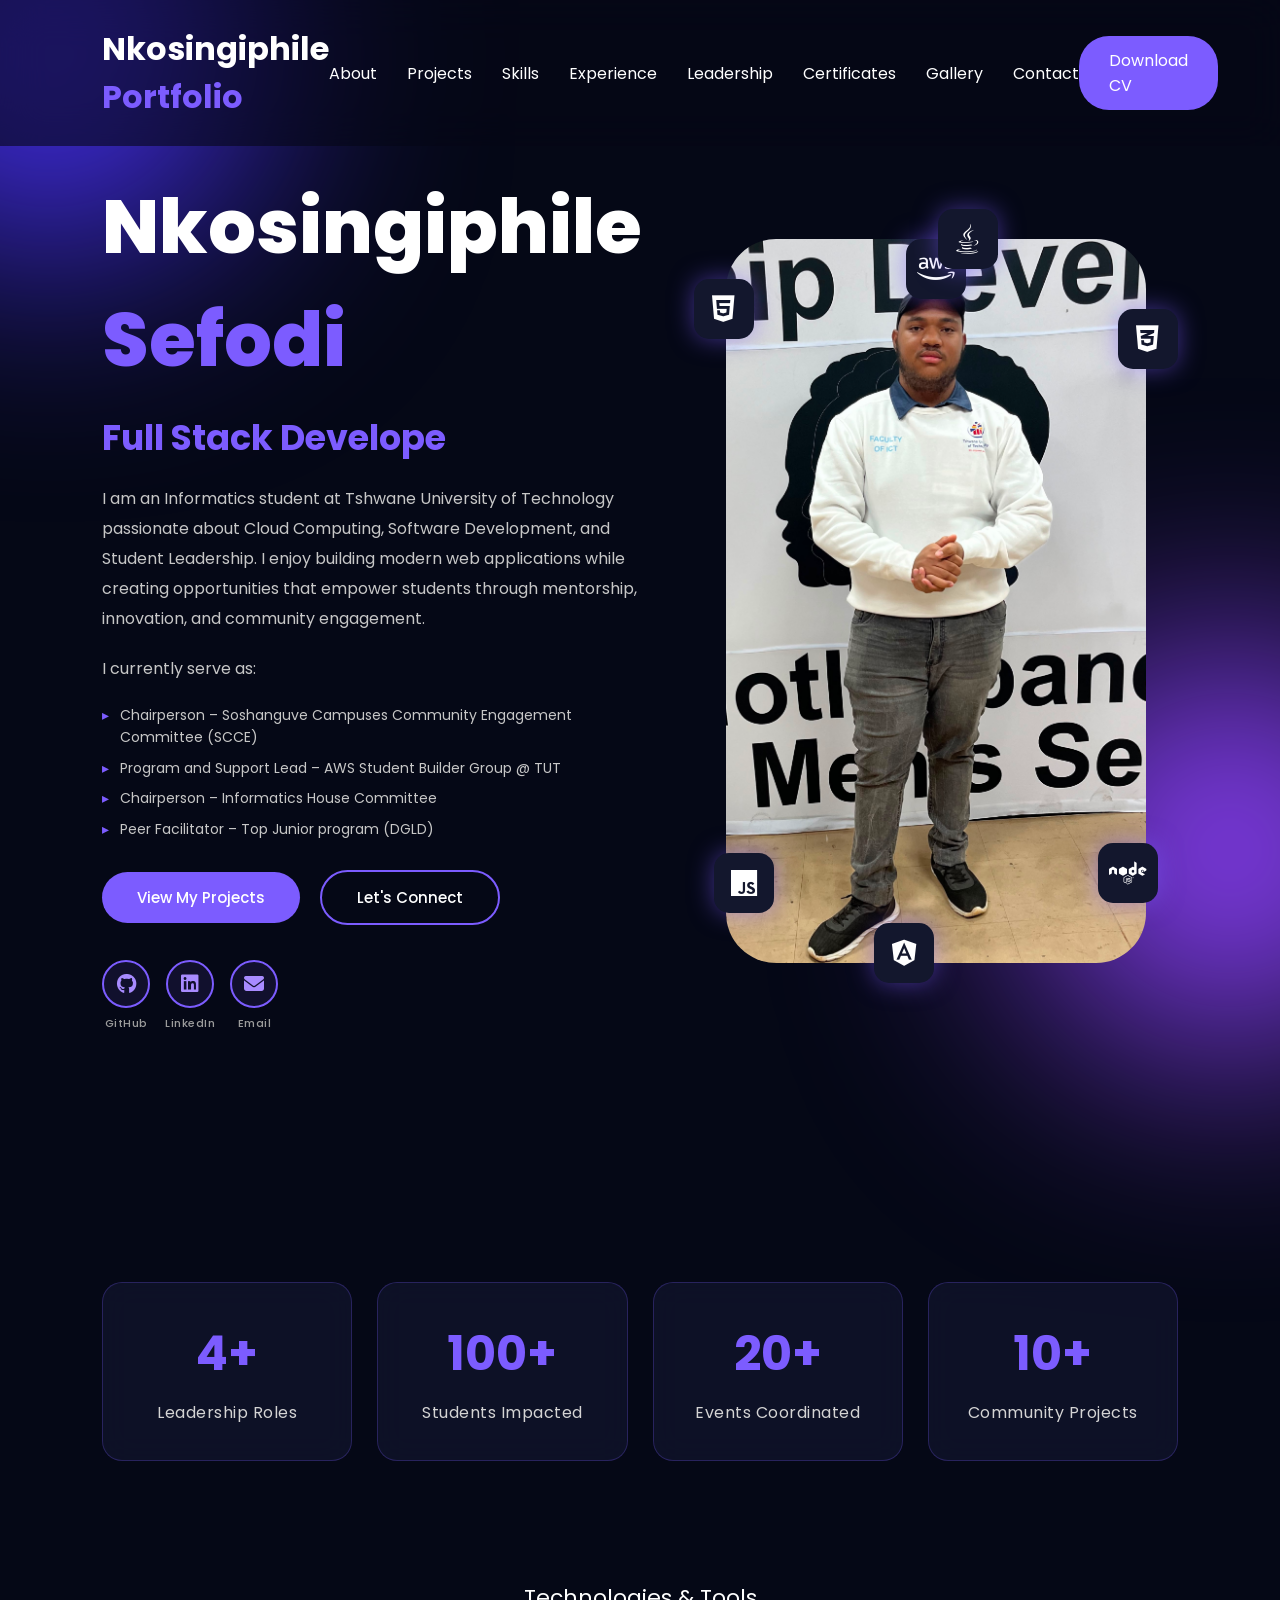
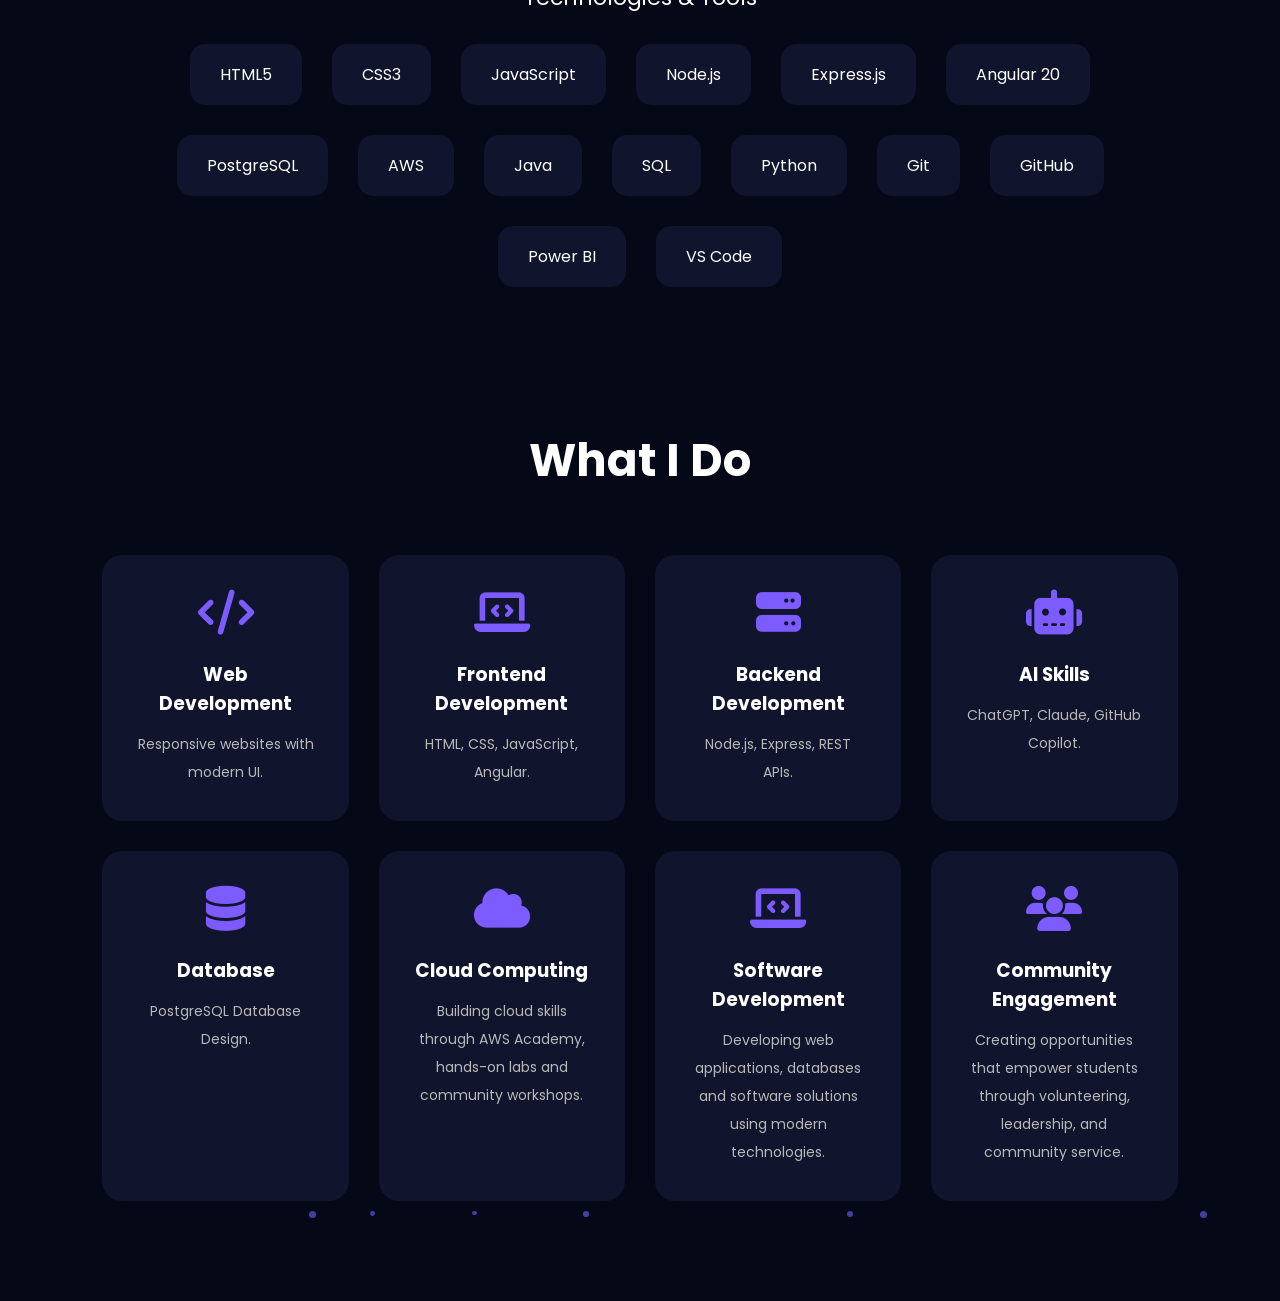
<file: index.html>
<!DOCTYPE html>
<html lang="en">

<head>

<meta charset="UTF-8">
<meta name="viewport" content="width=device-width, initial-scale=1.0">

<title>Nkosingiphile Sefodi </title>

<link rel="stylesheet" href="css/style.css">

<link rel="stylesheet"
    href="https://cdnjs.cloudflare.com/ajax/libs/font-awesome/6.7.2/css/all.min.css">

<link href="https://fonts.googleapis.com/css2?family=Poppins:wght@300;400;500;600;700;800&display=swap" rel="stylesheet">

</head>

<body>

<div class="blur one"></div>
<div class="blur two"></div>


<header>

    <div class="logo">
        Nkosingiphile <span>Portfolio</span>
    </div>

    <div class="menu-toggle">
        <i class="fas fa-bars"></i>
    </div>

    <nav id="nav-menu">
        <ul>
        <li><a href="aboutme.html">About</a></li>
        <li><a href="projects.html">Projects</a></li>
        <li><a href="skills.html">Skills</a></li>
        <li><a href="experience.html">Experience</a></li>
        <li><a href="leadership.html">Leadership</a></li>
        <li><a href="certificates.html">Certificates</a></li>        
        <li><a href="gallery.html">Gallery</a></li>        
        <li><a href="contact.html">Contact</a></li>
        <li class="nav-cv-btn"><a href="cv/Nkosingiphile_Sefodi_CV.pdf" download>Download CV</a></li>
        </ul>
    </nav>

    <a class="hire-btn" href="cv/Nkosingiphile_Sefodi_CV.pdf" download>
    Download CV
</a>
</header>


<section class="hero">

<div class="left">

    <h1>
        Nkosingiphile
        <span>Sefodi</span>
    </h1>

    <h2 class="typing"></h2>

            <p>
                I am an Informatics student at Tshwane University of Technology
                passionate about Cloud Computing, Software Development, and Student Leadership.
                I enjoy building modern web applications while creating opportunities that
                empower students through mentorship, innovation, and community engagement.
            </p>
            <p>
                I currently serve as:
            </p>
            <ul>
                <li>Chairperson – Soshanguve Campuses Community Engagement Committee (SCCE)</li>
                <li>Program and Support Lead – AWS Student Builder Group @ TUT</li>
                <li>Chairperson – Informatics House Committee</li>
                <li>Peer Facilitator – Top Junior program (DGLD)</li>
            </ul>

    <div class="buttons">
        <a href="projects.html" class="btn-primary">View My Projects</a>
        <a href="contact.html" class="btn-outline">Let's Connect</a>
    </div>

    <div class="socials">
        <a href="https://github.com/nkosingiphilesefodi" target="_blank" class="social-link">
            <i class="fab fa-github"></i>
            <span>GitHub</span>
        </a>

        <a href="https://www.linkedin.com/in/nkosingiphile-sefodi/" target="_blank" class="social-link">
            <i class="fab fa-linkedin"></i>
            <span>LinkedIn</span>
        </a>

        <a href="mailto:sefodiphile0501@gmail.com" class="social-link">
            <i class="fas fa-envelope"></i>
            <span>Email</span>
        </a>
    </div>
</div>

<div class="right">

    <img src="images/profilepic.jpeg"
    alt="Nkosingiphile Sefodi"
    loading="lazy">

    <div class="floating html">
        <i class="fab fa-html5"></i>
    </div>
    <div class="floating aws">
        <i class="fab fa-aws"></i>
    </div>
    <div class="floating css">
        <i class="fab fa-css3-alt"></i>
    </div>
    <div class="floating js">
        <i class="fab fa-js"></i>
    </div>
    <div class="floating node">
        <i class="fab fa-node"></i>
    </div>
    <div class="floating java">
        <i class="fab fa-java"></i>
    </div>
    <div class="floating angular">
        <i class="fab fa-angular"></i>
    </div>

</div>

</section>

<section class="stats">

    <div class="stat">
     <h2>4+</h2>
        <p>Leadership Roles</p>
    </div>

    <div class="stat">
        <h2>100+</h2>
        <p>Students Impacted</p>
    </div>

    <div class="stat">
        <h2>20+</h2>
        <p>Events Coordinated</p>
    </div>

    <div class="stat">
        <h2>10+</h2>
        <p>Community Projects</p>
    </div>

</section>

<section class="companies">

    <p>Technologies & Tools</p>

    <div class="company-list">

        <span>HTML5</span>
        <span>CSS3</span>
        <span>JavaScript</span>
        <span>Node.js</span>
        <span>Express.js</span>
        <span>Angular 20</span>
        <span>PostgreSQL</span>
        <span>AWS</span>
        <span>Java</span>
        <span>SQL</span>
        <span>Python</span>
        <span>Git</span>
        <span>GitHub</span>
        <span>Power BI</span>
        <span>VS Code</span>
    </div>

</section>

<section class="services">

    <h2>What I Do</h2>

    <div class="cards">

        <div class="card">
            <i class="fas fa-code"></i>
            <h3>Web Development</h3>
            <p>Responsive websites with modern UI.</p>
        </div>

        <div class="card">
            <i class="fas fa-laptop-code"></i>
            <h3>Frontend Development</h3>
            <p>HTML, CSS, JavaScript, Angular.</p>
        </div>

        <div class="card">
            <i class="fas fa-server"></i>
            <h3>Backend Development</h3>
            <p>Node.js, Express, REST APIs.</p>
        </div>

        <div class="card">
            <i class="fas fa-robot"></i>
            <h3>AI Skills</h3>
            <p>ChatGPT, Claude, GitHub Copilot.</p>
        </div>

        <div class="card">
            <i class="fas fa-database"></i>
            <h3>Database</h3>
            <p>PostgreSQL Database Design.</p>
        </div>

        <div class="card">
            <i class="fas fa-cloud"></i>
            <h3>Cloud Computing</h3>
            <p>Building cloud skills through AWS Academy, hands-on labs and community workshops.</p>
        </div>

        <div class="card">
            <i class="fas fa-laptop-code"></i>
            <h3>Software Development</h3>
            <p>Developing web applications, databases and software solutions using modern technologies.</p>
        </div>

        <div class="card">
            <i class="fas fa-users"></i>
            <h3>Community Engagement</h3>
            <p>Creating opportunities that empower students through volunteering, leadership, and community service.</p>
        </div>

    </div>

</section>

<script src="js/script.js"></script>

</body>

</html>
</file>
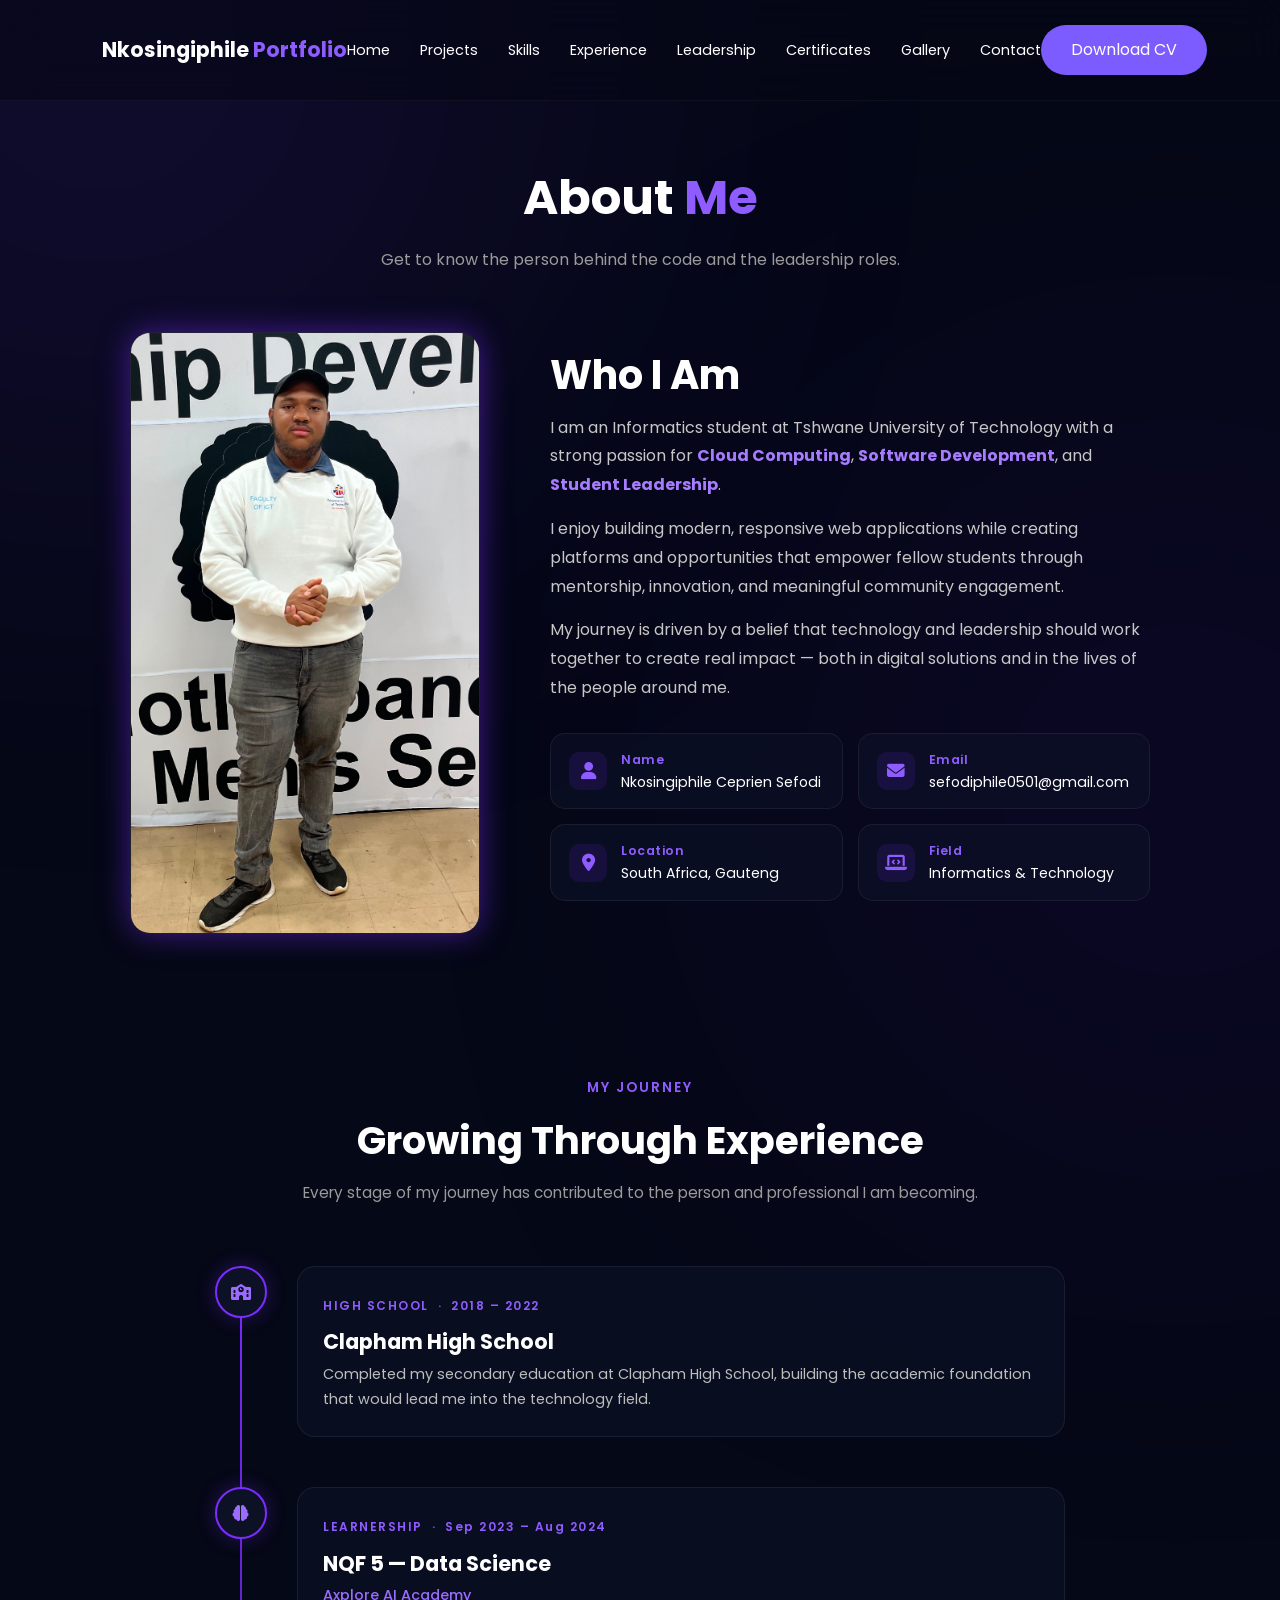
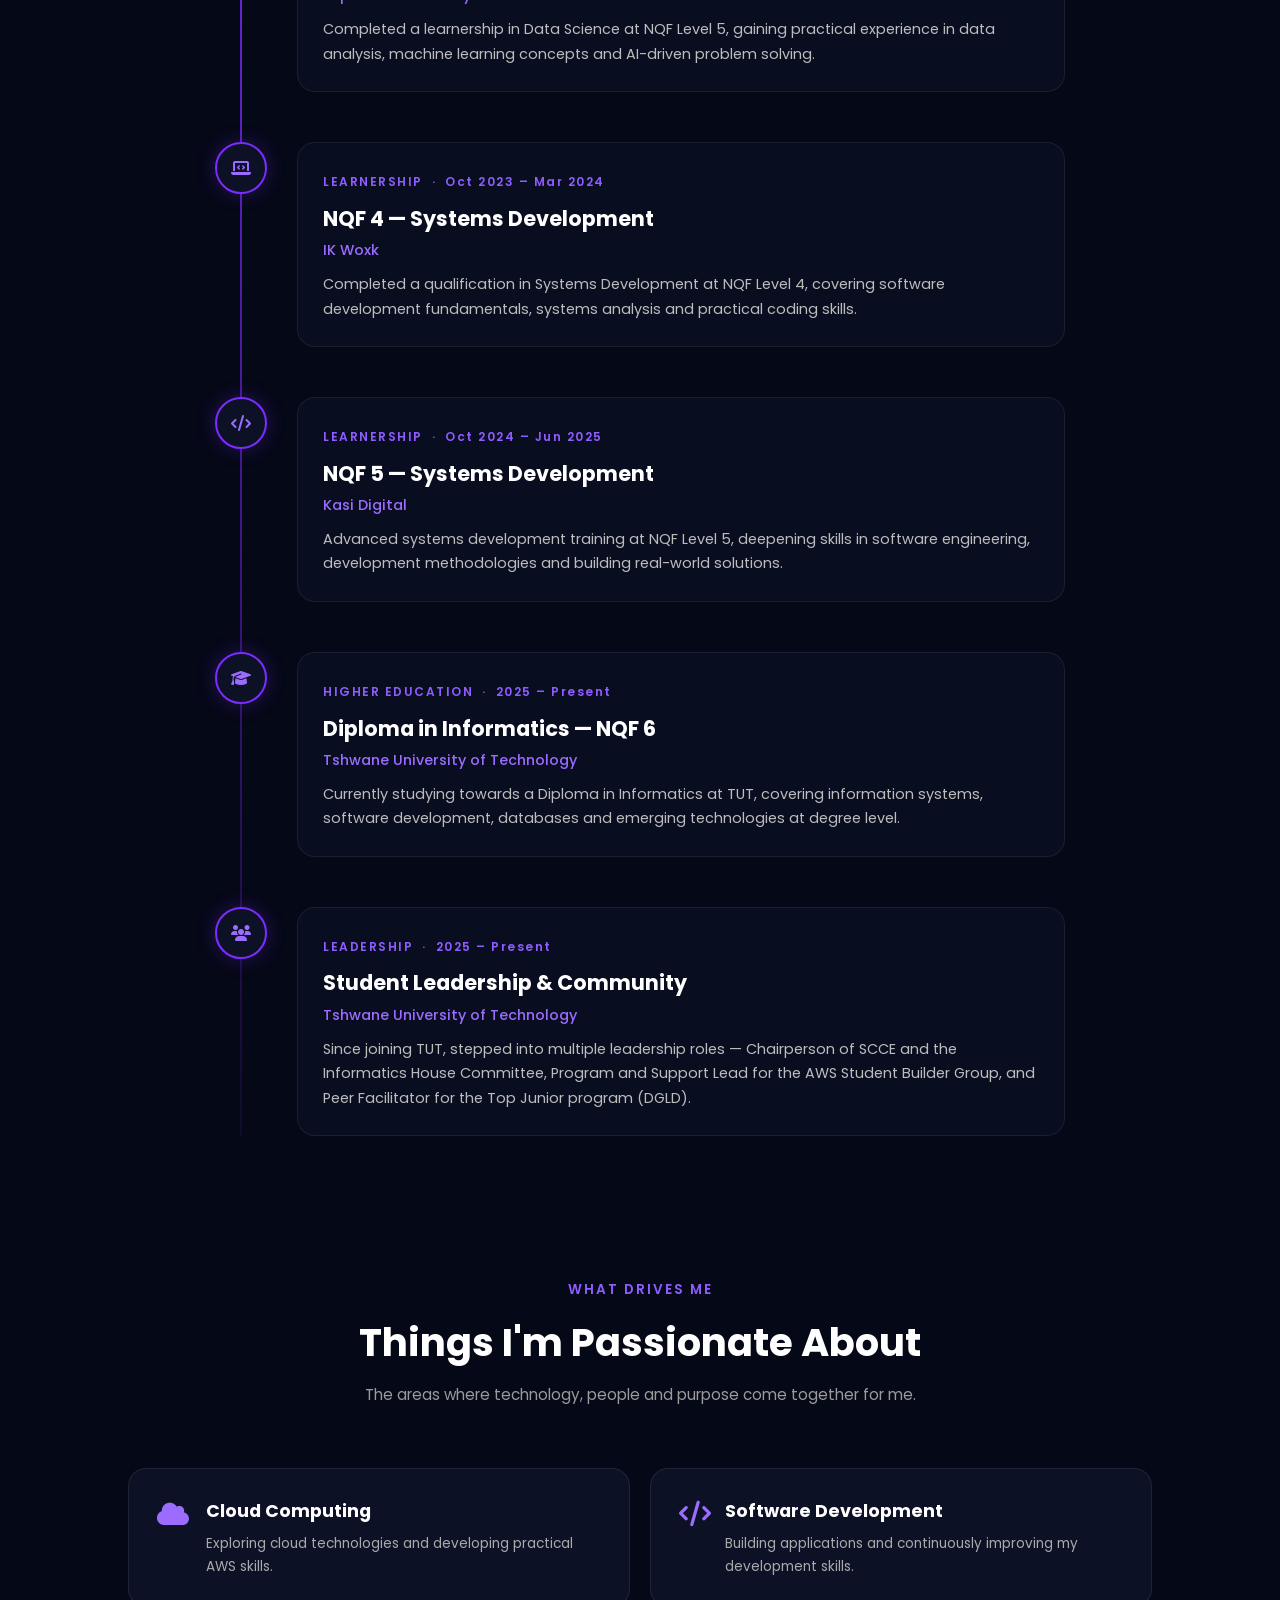
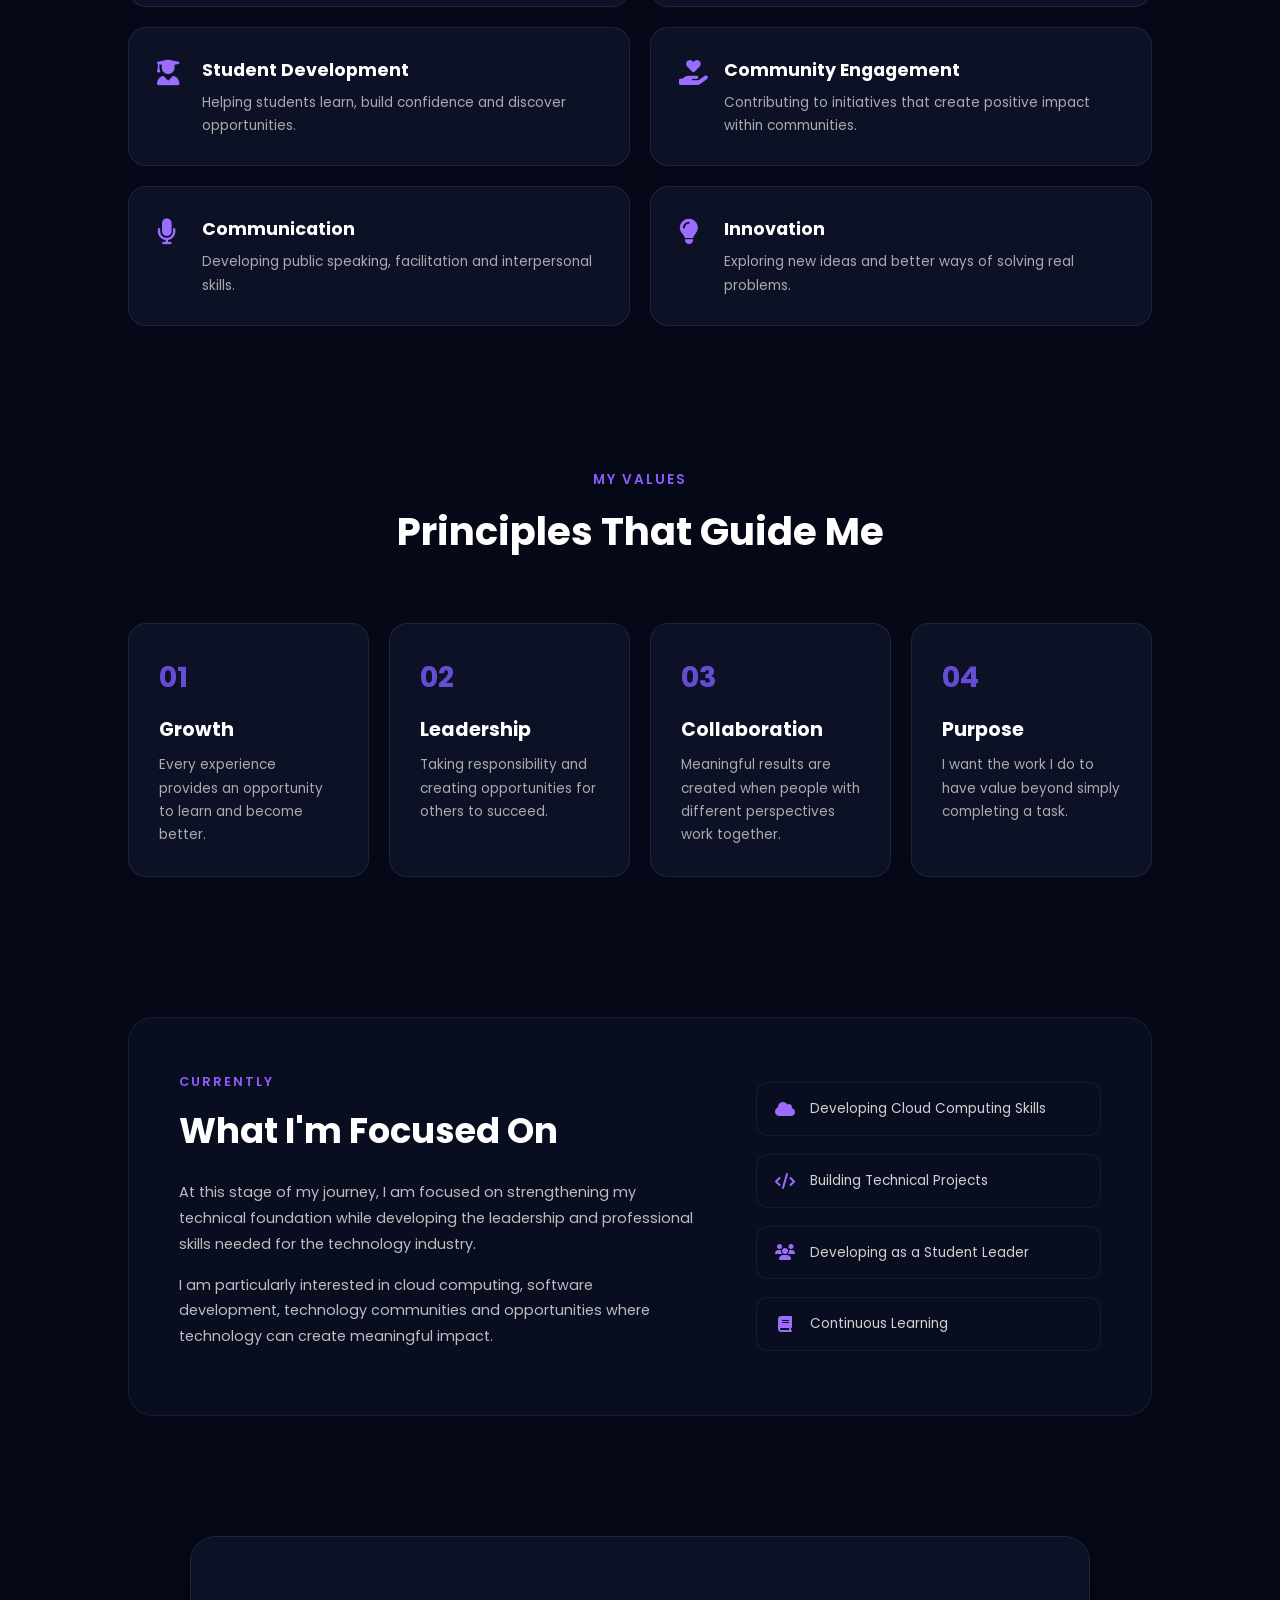
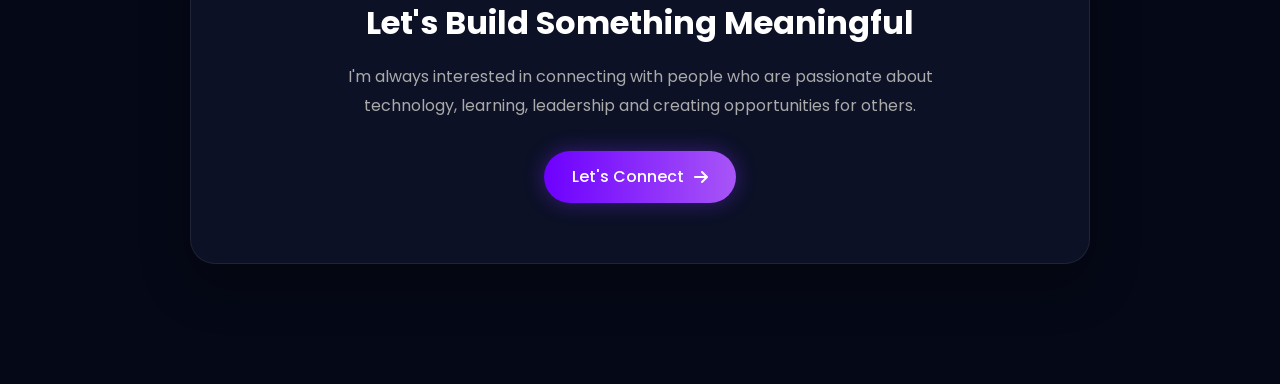
<file: aboutme.html>
<!DOCTYPE html>
<html lang="en">
<head>
    <meta charset="UTF-8">
    <meta name="viewport" content="width=device-width, initial-scale=1.0">
    <title>About Me | Nkosingiphile Sefodi</title>

    <link rel="stylesheet" href="css/about.css">

    <link href="https://cdnjs.cloudflare.com/ajax/libs/font-awesome/6.5.1/css/all.min.css" rel="stylesheet">
</head>
<body>
    <div class="blur one"></div>
    <div class="blur two"></div>

    <header>
        <div class="logo">
            Nkosingiphile <span>Portfolio</span>
        </div>

        <div class="menu-toggle">
            <i class="fas fa-bars"></i>
        </div>

        <nav id="nav-menu">
            <ul>
                <li><a href="index.html">Home</a></li>
                <li><a href="projects.html">Projects</a></li>
                <li><a href="skills.html">Skills</a></li>
                <li><a href="experience.html">Experience</a></li>
                <li><a href="leadership.html">Leadership</a></li>
                <li><a href="certificates.html">Certificates</a></li>
                <li><a href="gallery.html">Gallery</a></li>
                <li><a href="contact.html">Contact</a></li>
                <li class="nav-cv-btn"><a href="cv/Nkosingiphile_Sefodi_CV.pdf" download>Download CV</a></li>
            </ul>
        </nav>

        <a class="hire-btn" href="cv/Nkosingiphile_Sefodi_CV.pdf" download>
            Download CV
        </a>
    </header>

    <!-- =========================
         INTRO
    ========================= -->

    <section class="about-page">

        <div class="page-header">
            <h1>About <span>Me</span></h1>
            <p>Get to know the person behind the code and the leadership roles.</p>
        </div>

        <div class="about-container">

            <div class="about-image">
                <img src="images/profilepic.jpeg" alt="Nkosingiphile Sefodi" loading="lazy">
            </div>

            <div class="about-content">

                <h2>Who I Am</h2>

                <p>
                    I am an Informatics student at Tshwane University of Technology
                    with a strong passion for <strong>Cloud Computing</strong>,
                    <strong>Software Development</strong>, and
                    <strong>Student Leadership</strong>.
                </p>
                <p>
                    I enjoy building modern, responsive web applications while
                    creating platforms and opportunities that empower fellow
                    students through mentorship, innovation, and meaningful
                    community engagement.
                </p>
                <p>
                    My journey is driven by a belief that technology and leadership
                    should work together to create real impact — both in digital
                    solutions and in the lives of the people around me.
                </p>

                <!-- Personal Information -->
                <div class="info-grid">
                    <div class="info-card">
                        <i class="fas fa-user"></i>
                        <div>
                            <span>Name</span>
                            <p>Nkosingiphile Ceprien Sefodi</p>
                        </div>
                    </div>
                    <div class="info-card">
                        <i class="fas fa-envelope"></i>
                        <div>
                            <span>Email</span>
                            <p>sefodiphile0501@gmail.com</p>
                        </div>
                    </div>
                    <div class="info-card">
                        <i class="fas fa-location-dot"></i>
                        <div>
                            <span>Location</span>
                            <p>South Africa, Gauteng</p>
                        </div>
                    </div>
                    <div class="info-card">
                        <i class="fas fa-laptop-code"></i>
                        <div>
                            <span>Field</span>
                            <p>Informatics & Technology</p>
                        </div>
                    </div>
                </div>

            </div>
        </div>
    </section>

    <!-- =========================
         MY JOURNEY (TIMELINE)
    ========================= -->

    <section class="journey-section">
        <div class="section-title">
            <span>MY JOURNEY</span>
            <h2>Growing Through Experience</h2>
            <p>Every stage of my journey has contributed to the person and professional I am becoming.</p>
        </div>

        <div class="timeline">

            <div class="timeline-item">
                <div class="timeline-icon">
                    <i class="fas fa-school"></i>
                </div>
                <div class="timeline-content">
                    <span>HIGH SCHOOL &nbsp;·&nbsp; 2018 – 2022</span>
                    <h3>Clapham High School</h3>
                    <p>
                        Completed my secondary education at Clapham High School,
                        building the academic foundation that would lead me into
                        the technology field.
                    </p>
                </div>
            </div>

            <div class="timeline-item">
                <div class="timeline-icon">
                    <i class="fas fa-brain"></i>
                </div>
                <div class="timeline-content">
                    <span>LEARNERSHIP &nbsp;·&nbsp; Sep 2023 – Aug 2024</span>
                    <h3>NQF 5 — Data Science</h3>
                    <h4>Axplore AI Academy</h4>
                    <p>
                        Completed a learnership in Data Science at NQF Level 5,
                        gaining practical experience in data analysis, machine
                        learning concepts and AI-driven problem solving.
                    </p>
                </div>
            </div>

            <div class="timeline-item">
                <div class="timeline-icon">
                    <i class="fas fa-laptop-code"></i>
                </div>
                <div class="timeline-content">
                    <span>LEARNERSHIP &nbsp;·&nbsp; Oct 2023 – Mar 2024</span>
                    <h3>NQF 4 — Systems Development</h3>
                    <h4>IK Woxk</h4>
                    <p>
                        Completed a qualification in Systems Development at NQF
                        Level 4, covering software development fundamentals,
                        systems analysis and practical coding skills.
                    </p>
                </div>
            </div>

            <div class="timeline-item">
                <div class="timeline-icon">
                    <i class="fas fa-code"></i>
                </div>
                <div class="timeline-content">
                    <span>LEARNERSHIP &nbsp;·&nbsp; Oct 2024 – Jun 2025</span>
                    <h3>NQF 5 — Systems Development</h3>
                    <h4>Kasi Digital</h4>
                    <p>
                        Advanced systems development training at NQF Level 5,
                        deepening skills in software engineering, development
                        methodologies and building real-world solutions.
                    </p>
                </div>
            </div>

            <div class="timeline-item">
                <div class="timeline-icon">
                    <i class="fas fa-graduation-cap"></i>
                </div>
                <div class="timeline-content">
                    <span>HIGHER EDUCATION &nbsp;·&nbsp; 2025 – Present</span>
                    <h3>Diploma in Informatics — NQF 6</h3>
                    <h4>Tshwane University of Technology</h4>
                    <p>
                        Currently studying towards a Diploma in Informatics at TUT,
                        covering information systems, software development, databases
                        and emerging technologies at degree level.
                    </p>
                </div>
            </div>

            <div class="timeline-item">
                <div class="timeline-icon">
                    <i class="fas fa-users"></i>
                </div>
                <div class="timeline-content">
                    <span>LEADERSHIP &nbsp;·&nbsp; 2025 – Present</span>
                    <h3>Student Leadership & Community</h3>
                    <h4>Tshwane University of Technology</h4>
                    <p>
                        Since joining TUT, stepped into multiple leadership roles —
                        Chairperson of SCCE and the Informatics House Committee,
                        Program and Support Lead for the AWS Student Builder Group,
                        and Peer Facilitator for the Top Junior program (DGLD).
                    </p>
                </div>
            </div>

        </div>
    </section>

    <!-- =========================
         WHAT DRIVES ME
    ========================= -->

    <section class="passion-section">
        <div class="section-title">
            <span>WHAT DRIVES ME</span>
            <h2>Things I'm Passionate About</h2>
            <p>The areas where technology, people and purpose come together for me.</p>
        </div>

        <div class="passion-grid">

            <div class="passion-card">
                <i class="fas fa-cloud"></i>
                <div>
                    <h3>Cloud Computing</h3>
                    <p>Exploring cloud technologies and developing practical AWS skills.</p>
                </div>
            </div>

            <div class="passion-card">
                <i class="fas fa-code"></i>
                <div>
                    <h3>Software Development</h3>
                    <p>Building applications and continuously improving my development skills.</p>
                </div>
            </div>

            <div class="passion-card">
                <i class="fas fa-user-graduate"></i>
                <div>
                    <h3>Student Development</h3>
                    <p>Helping students learn, build confidence and discover opportunities.</p>
                </div>
            </div>

            <div class="passion-card">
                <i class="fas fa-hand-holding-heart"></i>
                <div>
                    <h3>Community Engagement</h3>
                    <p>Contributing to initiatives that create positive impact within communities.</p>
                </div>
            </div>

            <div class="passion-card">
                <i class="fas fa-microphone"></i>
                <div>
                    <h3>Communication</h3>
                    <p>Developing public speaking, facilitation and interpersonal skills.</p>
                </div>
            </div>

            <div class="passion-card">
                <i class="fas fa-lightbulb"></i>
                <div>
                    <h3>Innovation</h3>
                    <p>Exploring new ideas and better ways of solving real problems.</p>
                </div>
            </div>

        </div>
    </section>

    <!-- =========================
         MY VALUES
    ========================= -->

    <section class="values-section">
        <div class="section-title">
            <span>MY VALUES</span>
            <h2>Principles That Guide Me</h2>
        </div>

        <div class="values-grid">

            <div class="value-card">
                <span>01</span>
                <h3>Growth</h3>
                <p>Every experience provides an opportunity to learn and become better.</p>
            </div>

            <div class="value-card">
                <span>02</span>
                <h3>Leadership</h3>
                <p>Taking responsibility and creating opportunities for others to succeed.</p>
            </div>

            <div class="value-card">
                <span>03</span>
                <h3>Collaboration</h3>
                <p>Meaningful results are created when people with different perspectives work together.</p>
            </div>

            <div class="value-card">
                <span>04</span>
                <h3>Purpose</h3>
                <p>I want the work I do to have value beyond simply completing a task.</p>
            </div>

        </div>
    </section>

    <!-- =========================
         CURRENT FOCUS
    ========================= -->

    <section class="current-section">
        <div class="current-container">

            <div class="current-text">
                <span>CURRENTLY</span>
                <h2>What I'm Focused On</h2>
                <p>
                    At this stage of my journey, I am focused on strengthening
                    my technical foundation while developing the leadership and
                    professional skills needed for the technology industry.
                </p>
                <p>
                    I am particularly interested in cloud computing, software
                    development, technology communities and opportunities where
                    technology can create meaningful impact.
                </p>
            </div>

            <div class="focus-list">
                <div>
                    <i class="fas fa-cloud"></i>
                    <span>Developing Cloud Computing Skills</span>
                </div>
                <div>
                    <i class="fas fa-code"></i>
                    <span>Building Technical Projects</span>
                </div>
                <div>
                    <i class="fas fa-users"></i>
                    <span>Developing as a Student Leader</span>
                </div>
                <div>
                    <i class="fas fa-book"></i>
                    <span>Continuous Learning</span>
                </div>
            </div>

        </div>
    </section>

    <!-- =========================
         CALL TO ACTION
    ========================= -->

    <section class="about-cta">
        <h2>Let's Build Something Meaningful</h2>
        <p>
            I'm always interested in connecting with people who are passionate
            about technology, learning, leadership and creating opportunities for others.
        </p>
        <a href="contact.html" class="cta-btn">
            Let's Connect
            <i class="fas fa-arrow-right"></i>
        </a>
    </section>

    <script src="js/about.js"></script>
</body>
</html>
</file>
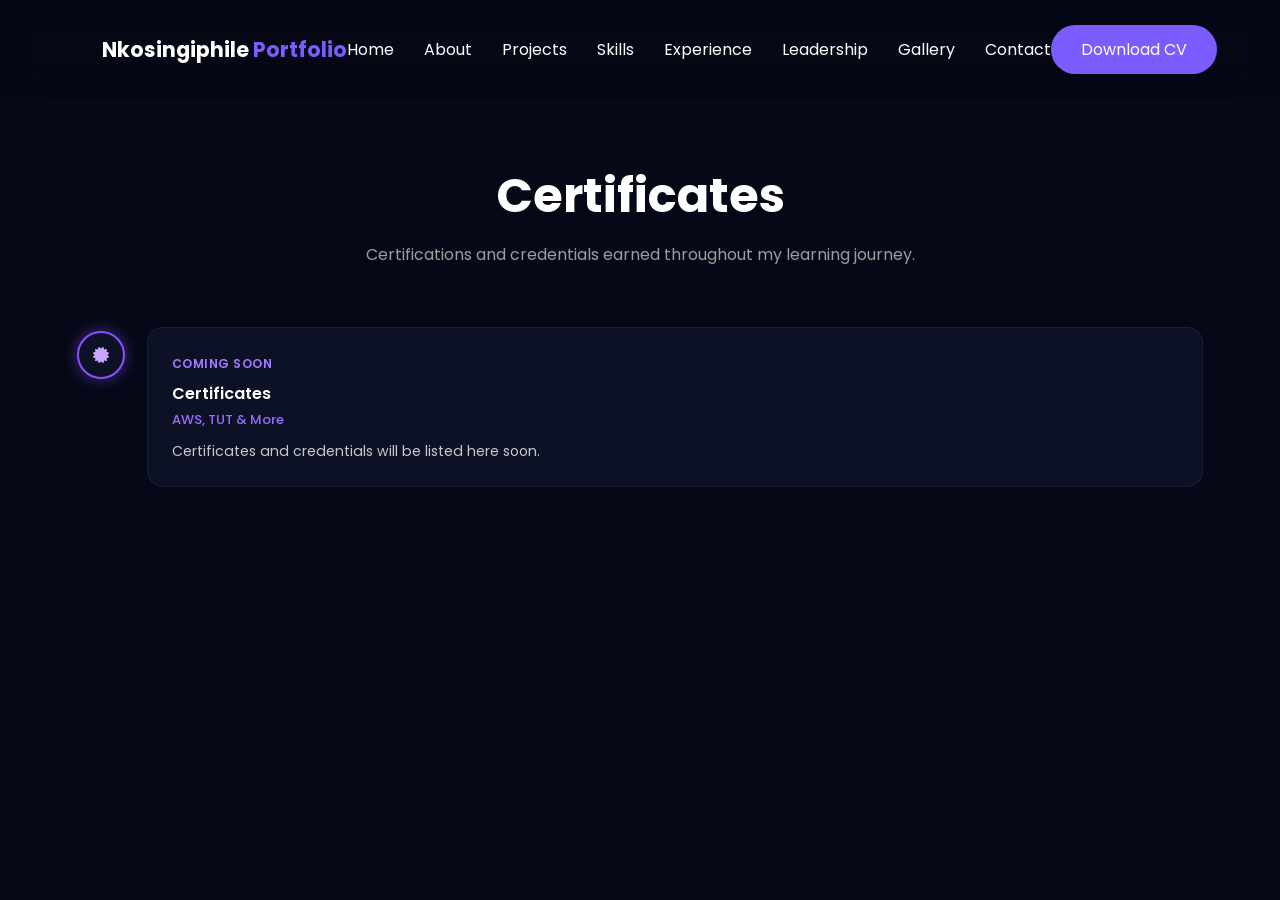
<file: certificates.html>
<!DOCTYPE html>
<html lang="en">
<head>
    <meta charset="UTF-8">
    <meta name="viewport" content="width=device-width, initial-scale=1.0">
    <title>Certificates | Nkosingiphile Sefodi</title>

    <link rel="stylesheet" href="css/exp.css">

    <link rel="stylesheet"
        href="https://cdnjs.cloudflare.com/ajax/libs/font-awesome/6.5.1/css/all.min.css">
</head>
<body>

<header>
    <div class="logo">
        Nkosingiphile <span>Portfolio</span>
    </div>
    <div class="menu-toggle">
        <i class="fas fa-bars"></i>
    </div>

    <nav id="nav-menu">
        <ul>
            <li><a href="index.html">Home</a></li>
            <li><a href="aboutme.html">About</a></li>
            <li><a href="projects.html">Projects</a></li>
            <li><a href="skills.html">Skills</a></li>
            <li><a href="experience.html">Experience</a></li>
            <li><a href="leadership.html">Leadership</a></li>
            <li><a href="gallery.html">Gallery</a></li>
            <li><a href="contact.html">Contact</a></li>
            <li class="nav-cv-btn"><a href="cv/Nkosingiphile_Sefodi_CV.pdf" download>Download CV</a></li>
        </ul>
    </nav>

    <a class="hire-btn" href="cv/Nkosingiphile_Sefodi_CV.pdf" download>
        Download CV
    </a>
</header>

<section class="experience">

    <div class="page-header">
        <h1>Certificates</h1>
        <p>Certifications and credentials earned throughout my learning journey.</p>
    </div>

    <div class="timeline">

        <div class="timeline-item">
            <div class="timeline-icon">
                <i class="fas fa-certificate"></i>
            </div>
            <div class="timeline-content">
                <span class="date">Coming Soon</span>
                <h3>Certificates</h3>
                <h4>AWS, TUT & More</h4>
                <p>
                    Certificates and credentials will be listed here soon.
                </p>
            </div>
        </div>

    </div>

</section>

<script src="js/exp.js"></script>

</body>
</html>
</file>
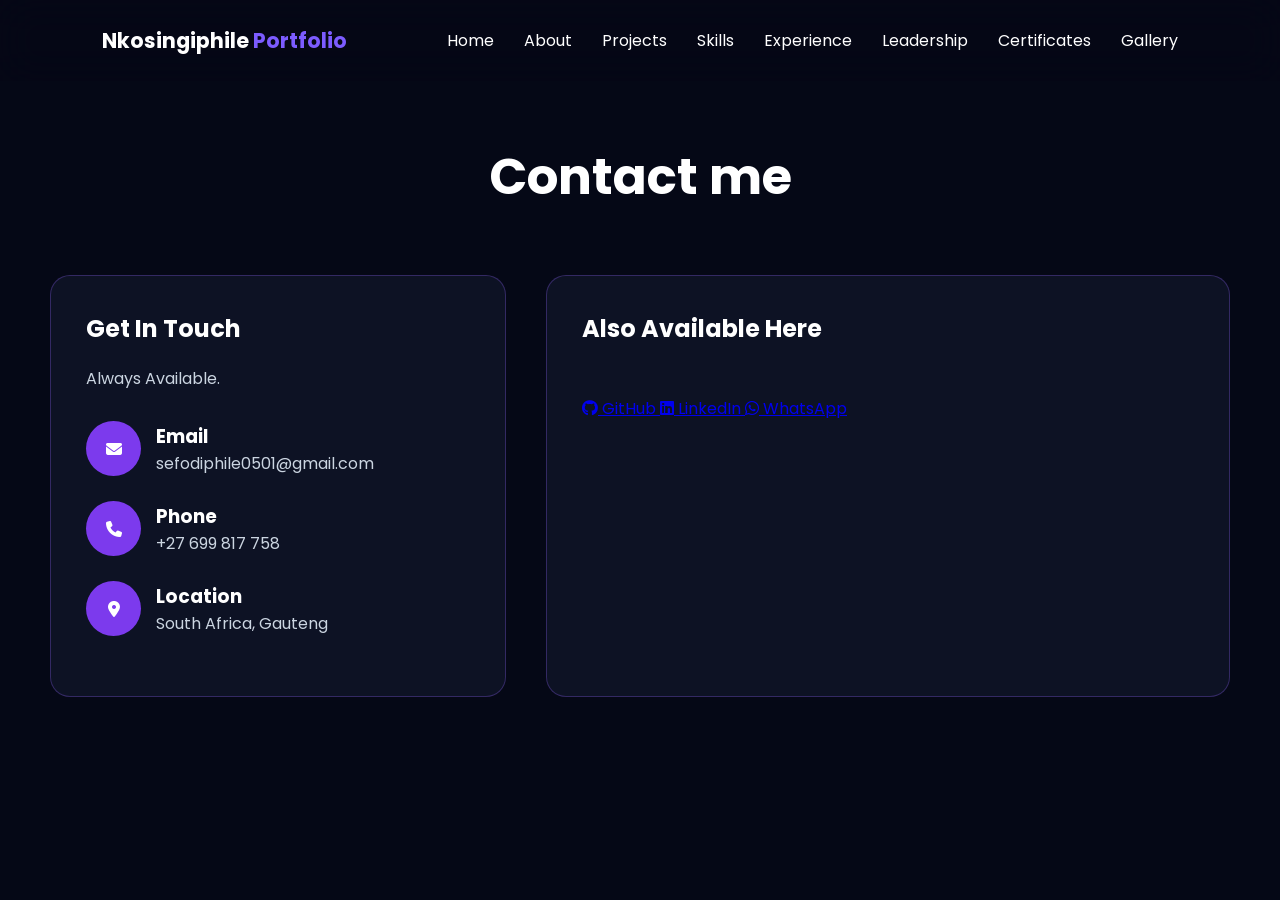
<file: contact.html>
<!DOCTYPE html>
<html lang="en">
<head>
<meta charset="UTF-8">
<meta name="viewport" content="width=device-width, initial-scale=1.0">
<title>Contact | Nkosingiphile Sefodi</title>

<link rel="stylesheet" href="css/contact.css">

<link href="https://cdnjs.cloudflare.com/ajax/libs/font-awesome/6.5.1/css/all.min.css" rel="stylesheet">

</head>
<body>
<header>
    <div class="logo">
        Nkosingiphile <span>Portfolio</span>
    </div>
    <div class="menu-toggle">
        <i class="fas fa-bars"></i>
    </div>

    <nav id="nav-menu">
        <ul>
        <li><a href="index.html">Home</a></li>
        <li><a href="aboutme.html">About</a></li>
        <li><a href="projects.html">Projects</a></li>
        <li><a href="skills.html">Skills</a></li>
        <li><a href="experience.html">Experience</a></li>
        <li><a href="leadership.html">Leadership</a></li>
        <li><a href="certificates.html">Certificates</a></li>        
        <li><a href="gallery.html">Gallery</a></li>
        <li class="nav-cv-btn"><a href="cv/Nkosingiphile_Sefodi_CV.pdf" download>Download CV</a></li>
        </ul>
    </nav>

</header>
<section class="contact" style="padding-top:140px;">

    <div class="title">
        <h1>Contact me</h1>
    </div>

    <div class="container">

        <div class="left">

            <h2>Get In Touch</h2>

            <p>
                Always Available.
            </p>

            <div class="info">
                <i class="fas fa-envelope"></i>

                <div>
                    <h3>Email</h3>
                    <span>sefodiphile0501@gmail.com</span>
                </div>
            </div>

            <div class="info">
                <i class="fas fa-phone"></i>

                <div>
                    <h3>Phone</h3>
                    <span>+27 699 817 758</span>
                </div>
            </div>

            <div class="info">
                <i class="fas fa-location-dot"></i>

                <div>
                    <h3>Location</h3>
                    <span>South Africa, Gauteng</span>
                </div>
            </div>

        </div>

        <div class="right">
<h2>Also Available Here</h2> <br>
    <!-- GitHub -->
     <br>
    <a href="https://github.com/nkosingiphilesefodi" target="_blank" class="social github">
      <i class="fab fa-github"></i>
      <span>GitHub</span>
    </a>

    <!-- LinkedIn -->
    <a href="https://www.linkedin.com/in/nkosingiphile-sefodi/" target="_blank" class="social linkedin">
      <i class="fab fa-linkedin"></i>
      <span>LinkedIn</span>
    </a>

    <!-- WhatsApp -->
<a href="https://wa.me/27699817758"
   target="_blank"
   class="social whatsapp">

  <i class="fab fa-whatsapp"></i>
  <span>WhatsApp</span>
</a>


        </div>

    </div>

</section>

<script src="js/contact.js"></script>

</body>
</html>
</file>
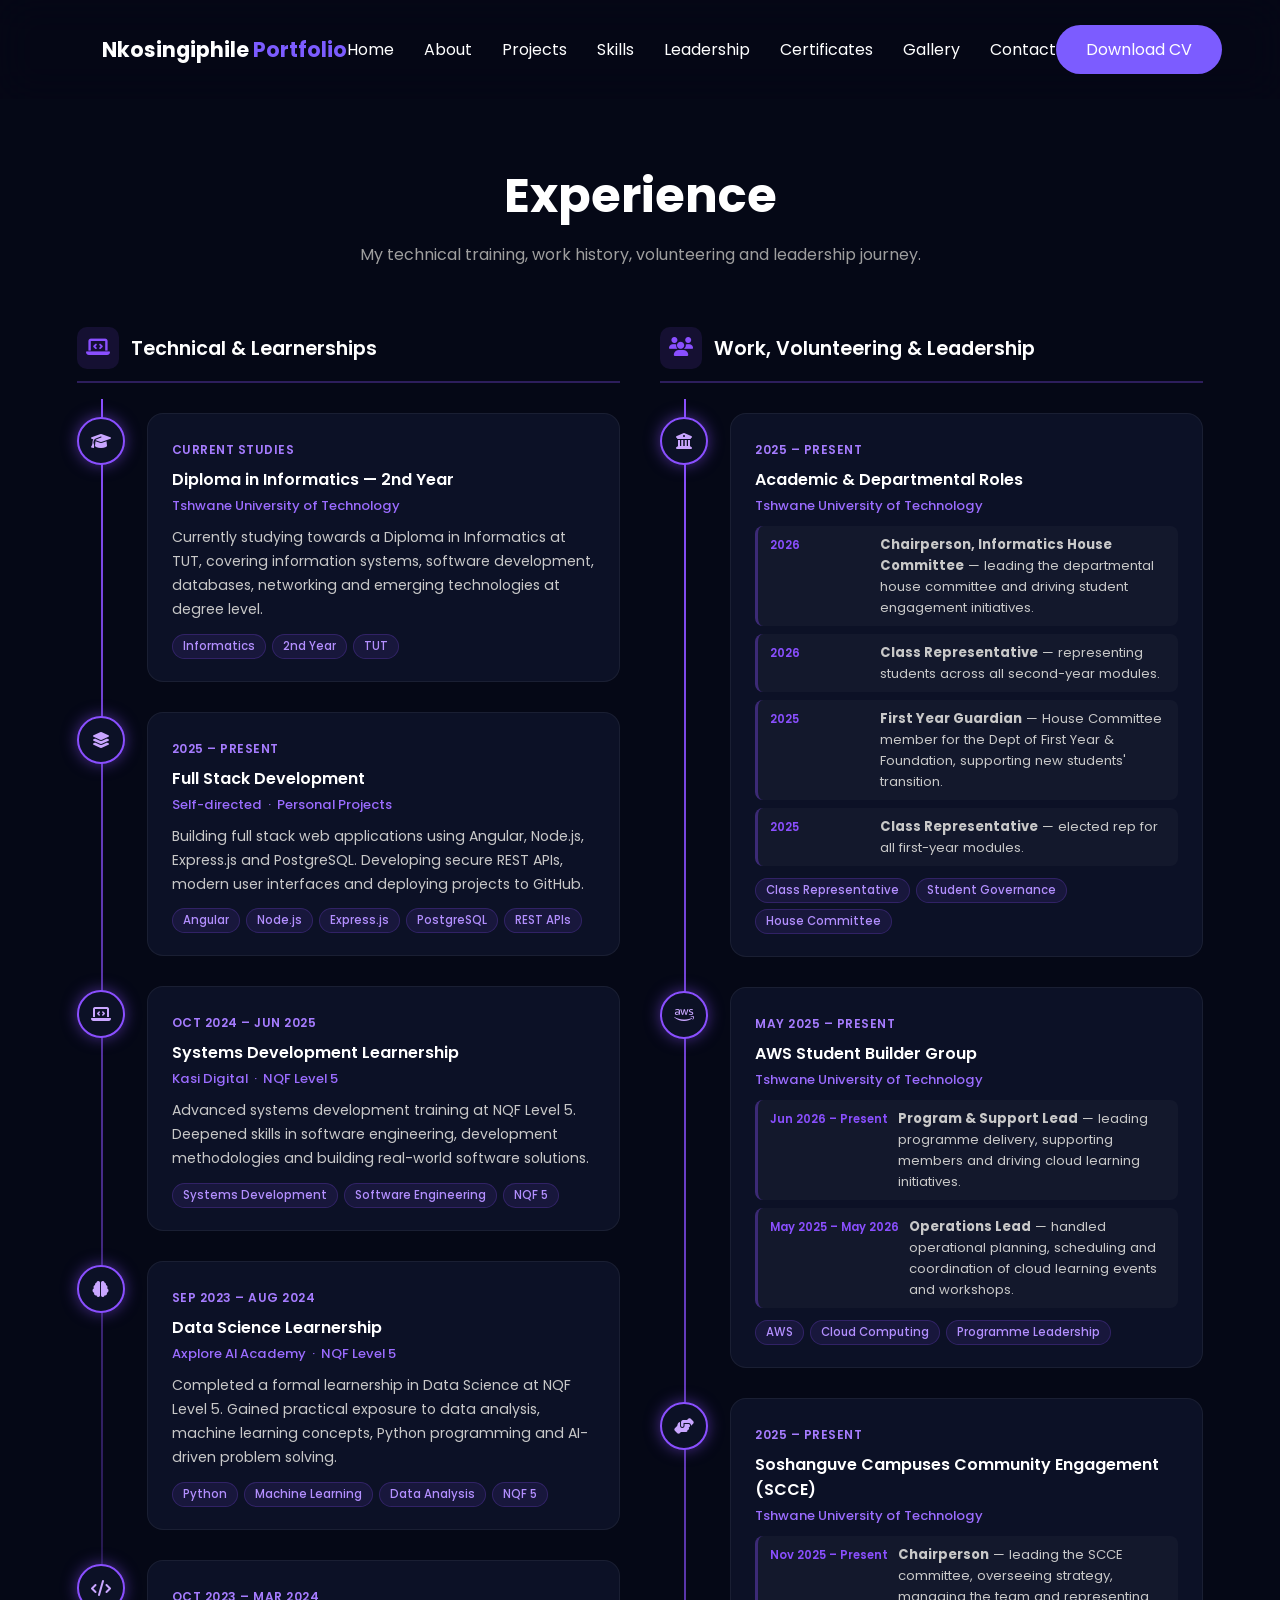
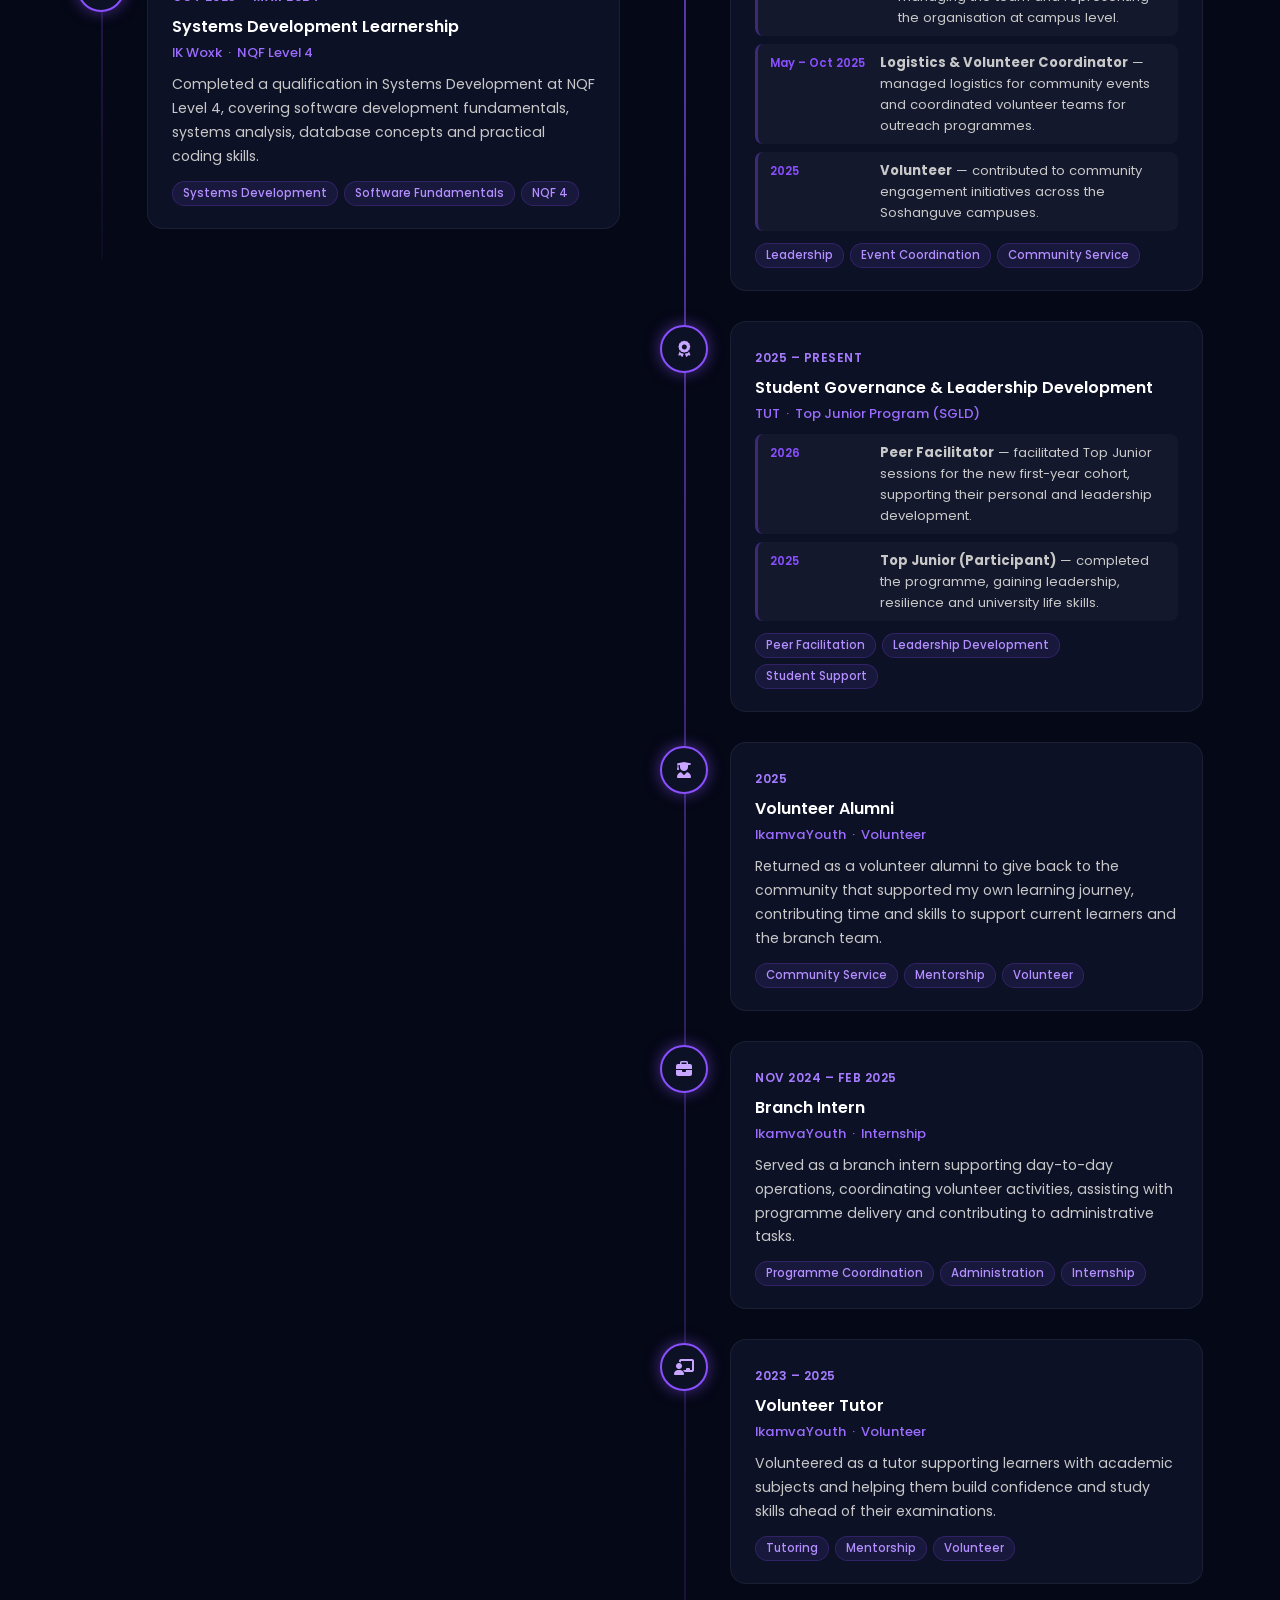
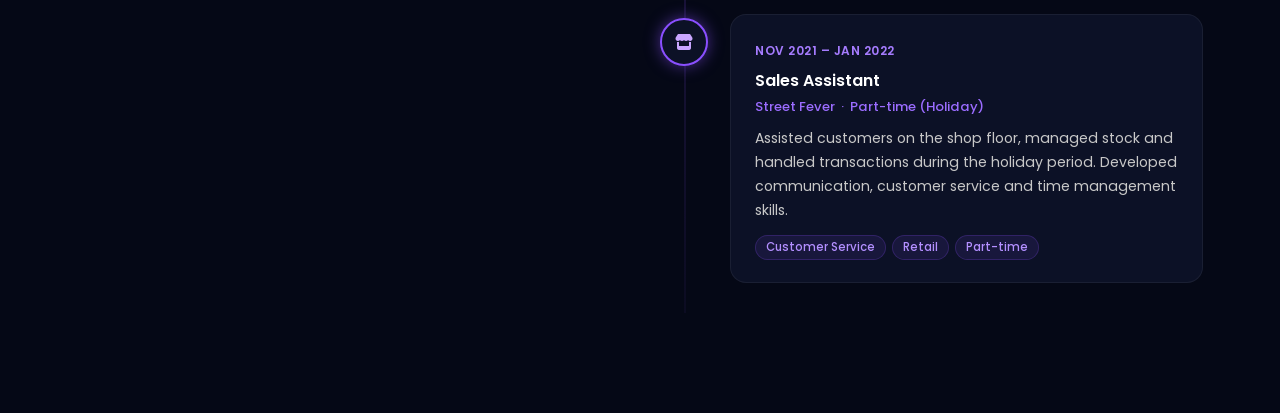
<file: experience.html>
<!DOCTYPE html>
<html lang="en">
<head>
    <meta charset="UTF-8">
    <meta name="viewport" content="width=device-width, initial-scale=1.0">
    <title>Experience | Nkosingiphile Sefodi</title>

    <link rel="stylesheet" href="css/exp.css">

    <link rel="stylesheet"
        href="https://cdnjs.cloudflare.com/ajax/libs/font-awesome/6.5.1/css/all.min.css">
</head>
<body>

<header>
    <div class="logo">
        Nkosingiphile <span>Portfolio</span>
    </div>
    <div class="menu-toggle">
        <i class="fas fa-bars"></i>
    </div>

    <nav id="nav-menu">
        <ul>
            <li><a href="index.html">Home</a></li>
            <li><a href="aboutme.html">About</a></li>
            <li><a href="projects.html">Projects</a></li>
            <li><a href="skills.html">Skills</a></li>
            <li><a href="leadership.html">Leadership</a></li>
            <li><a href="certificates.html">Certificates</a></li>
            <li><a href="gallery.html">Gallery</a></li>
            <li><a href="contact.html">Contact</a></li>
            <li class="nav-cv-btn"><a href="cv/Nkosingiphile_Sefodi_CV.pdf" download>Download CV</a></li>
        </ul>
    </nav>

    <a class="hire-btn" href="cv/Nkosingiphile_Sefodi_CV.pdf" download>
        Download CV
    </a>
</header>

<section class="experience">

    <div class="page-header">
        <h1>Experience</h1>
        <p>My technical training, work history, volunteering and leadership journey.</p>
    </div>

    <div class="exp-grid">

        <!-- ==========================================
            TECHNICAL & LEARNERSHIPS
        =========================================== -->
        <div class="exp-col">

            <div class="exp-section-title">
                <i class="fas fa-laptop-code"></i>
                <h2>Technical & Learnerships</h2>
            </div>

            <div class="timeline-item">
                <div class="timeline-icon">
                    <i class="fas fa-graduation-cap"></i>
                </div>
                <div class="timeline-content">
                    <span class="date">Current Studies</span>
                    <h3>Diploma in Informatics — 2nd Year</h3>
                    <h4>Tshwane University of Technology</h4>
                    <p>
                        Currently studying towards a Diploma in Informatics at TUT,
                        covering information systems, software development, databases,
                        networking and emerging technologies at degree level.
                    </p>
                    <div class="tags">
                        <span>Informatics</span>
                        <span>2nd Year</span>
                        <span>TUT</span>
                    </div>
                </div>
            </div>

            

            <div class="timeline-item">
                <div class="timeline-icon">
                    <i class="fas fa-layer-group"></i>
                </div>
                <div class="timeline-content">
                    <span class="date">2025 – Present</span>
                    <h3>Full Stack Development</h3>
                    <h4>Self-directed &nbsp;·&nbsp; Personal Projects</h4>
                    <p>
                        Building full stack web applications using Angular, Node.js,
                        Express.js and PostgreSQL. Developing secure REST APIs, modern
                        user interfaces and deploying projects to GitHub.
                    </p>
                    <div class="tags">
                        <span>Angular</span>
                        <span>Node.js</span>
                        <span>Express.js</span>
                        <span>PostgreSQL</span>
                        <span>REST APIs</span>
                    </div>
                </div>
            </div>

            <div class="timeline-item">
                <div class="timeline-icon">
                    <i class="fas fa-laptop-code"></i>
                </div>
                <div class="timeline-content">
                    <span class="date">Oct 2024 – Jun 2025</span>
                    <h3>Systems Development Learnership</h3>
                    <h4>Kasi Digital &nbsp;·&nbsp; NQF Level 5</h4>
                    <p>
                        Advanced systems development training at NQF Level 5. Deepened
                        skills in software engineering, development methodologies and
                        building real-world software solutions.
                    </p>
                    <div class="tags">
                        <span>Systems Development</span>
                        <span>Software Engineering</span>
                        <span>NQF 5</span>
                    </div>
                </div>
            </div>

            <div class="timeline-item">
                <div class="timeline-icon">
                    <i class="fas fa-brain"></i>
                </div>
                <div class="timeline-content">
                    <span class="date">Sep 2023 – Aug 2024</span>
                    <h3>Data Science Learnership</h3>
                    <h4>Axplore AI Academy &nbsp;·&nbsp; NQF Level 5</h4>
                    <p>
                        Completed a formal learnership in Data Science at NQF Level 5.
                        Gained practical exposure to data analysis, machine learning
                        concepts, Python programming and AI-driven problem solving.
                    </p>
                    <div class="tags">
                        <span>Python</span>
                        <span>Machine Learning</span>
                        <span>Data Analysis</span>
                        <span>NQF 5</span>
                    </div>
                </div>
            </div>

            <div class="timeline-item">
                <div class="timeline-icon">
                    <i class="fas fa-code"></i>
                </div>
                <div class="timeline-content">
                    <span class="date">Oct 2023 – Mar 2024</span>
                    <h3>Systems Development Learnership</h3>
                    <h4>IK Woxk &nbsp;·&nbsp; NQF Level 4</h4>
                    <p>
                        Completed a qualification in Systems Development at NQF Level 4,
                        covering software development fundamentals, systems analysis,
                        database concepts and practical coding skills.
                    </p>
                    <div class="tags">
                        <span>Systems Development</span>
                        <span>Software Fundamentals</span>
                        <span>NQF 4</span>
                    </div>
                </div>
            </div>

        </div>

        <!-- ==========================================
             RIGHT COLUMN — WORK, VOL & LEADERSHIP
        =========================================== -->
        <div class="exp-col">

            <div class="exp-section-title">
                <i class="fas fa-users"></i>
                <h2>Work, Volunteering & Leadership</h2>
            </div>

            <!-- Most recent first -->

            <!-- Academic Roles 2026 -->
            <div class="timeline-item">
                <div class="timeline-icon">
                    <i class="fas fa-university"></i>
                </div>
                <div class="timeline-content">
                    <span class="date">2025 – Present</span>
                    <h3>Academic & Departmental Roles</h3>
                    <h4>Tshwane University of Technology</h4>
                    <ul class="role-list">
                        <li>
                            <span class="role-period">2026</span>
                            <div><strong>Chairperson, Informatics House Committee</strong> — leading the departmental house committee and driving student engagement initiatives.</div>
                        </li>
                        <li>
                            <span class="role-period">2026</span>
                            <div><strong>Class Representative</strong> — representing students across all second-year modules.</div>
                        </li>
                        <li>
                            <span class="role-period">2025</span>
                            <div><strong>First Year Guardian</strong> — House Committee member for the Dept of First Year & Foundation, supporting new students' transition.</div>
                        </li>
                        <li>
                            <span class="role-period">2025</span>
                            <div><strong>Class Representative</strong> — elected rep for all first-year modules.</div>
                        </li>
                    </ul>
                    <div class="tags">
                        <span>Class Representative</span>
                        <span>Student Governance</span>
                        <span>House Committee</span>
                    </div>
                </div>
            </div>

            <!-- AWS -->
            <div class="timeline-item">
                <div class="timeline-icon">
                    <i class="fab fa-aws"></i>
                </div>
                <div class="timeline-content">
                    <span class="date">May 2025 – Present</span>
                    <h3>AWS Student Builder Group</h3>
                    <h4>Tshwane University of Technology</h4>
                    <ul class="role-list">
                        <li>
                            <span class="role-period">Jun 2026 – Present</span>
                            <div><strong>Program & Support Lead</strong> — leading programme delivery, supporting members and driving cloud learning initiatives.</div>
                        </li>
                        <li>
                            <span class="role-period">May 2025 – May 2026</span>
                            <div><strong>Operations Lead</strong> — handled operational planning, scheduling and coordination of cloud learning events and workshops.</div>
                        </li>
                    </ul>
                    <div class="tags">
                        <span>AWS</span>
                        <span>Cloud Computing</span>
                        <span>Programme Leadership</span>
                    </div>
                </div>
            </div>

            <!-- SCCE -->
            <div class="timeline-item">
                <div class="timeline-icon">
                    <i class="fas fa-hands-helping"></i>
                </div>
                <div class="timeline-content">
                    <span class="date">2025 – Present</span>
                    <h3>Soshanguve Campuses Community Engagement (SCCE)</h3>
                    <h4>Tshwane University of Technology</h4>
                    <ul class="role-list">
                        <li>
                            <span class="role-period">Nov 2025 – Present</span>
                            <div><strong>Chairperson</strong> — leading the SCCE committee, overseeing strategy, managing the team and representing the organisation at campus level.</div>
                        </li>
                        <li>
                            <span class="role-period">May – Oct 2025</span>
                            <div><strong>Logistics & Volunteer Coordinator</strong> — managed logistics for community events and coordinated volunteer teams for outreach programmes.</div>
                        </li>
                        <li>
                            <span class="role-period">2025</span>
                            <div><strong>Volunteer</strong> — contributed to community engagement initiatives across the Soshanguve campuses.</div>
                        </li>
                    </ul>
                    <div class="tags">
                        <span>Leadership</span>
                        <span>Event Coordination</span>
                        <span>Community Service</span>
                    </div>
                </div>
            </div>

            <!-- SGLD -->
            <div class="timeline-item">
                <div class="timeline-icon">
                    <i class="fas fa-award"></i>
                </div>
                <div class="timeline-content">
                    <span class="date">2025 – Present</span>
                    <h3>Student Governance & Leadership Development</h3>
                    <h4>TUT &nbsp;·&nbsp; Top Junior Program (SGLD)</h4>
                    <ul class="role-list">
                        <li>
                            <span class="role-period">2026</span>
                            <div><strong>Peer Facilitator</strong> — facilitated Top Junior sessions for the new first-year cohort, supporting their personal and leadership development.</div>
                        </li>
                        <li>
                            <span class="role-period">2025</span>
                            <div><strong>Top Junior (Participant)</strong> — completed the programme, gaining leadership, resilience and university life skills.</div>
                        </li>
                    </ul>
                    <div class="tags">
                        <span>Peer Facilitation</span>
                        <span>Leadership Development</span>
                        <span>Student Support</span>
                    </div>
                </div>
            </div>

            <!-- IkamvaYouth Alumni -->
            <div class="timeline-item">
                <div class="timeline-icon">
                    <i class="fas fa-user-graduate"></i>
                </div>
                <div class="timeline-content">
                    <span class="date">2025</span>
                    <h3>Volunteer Alumni</h3>
                    <h4>IkamvaYouth &nbsp;·&nbsp; Volunteer</h4>
                    <p>
                        Returned as a volunteer alumni to give back to the community
                        that supported my own learning journey, contributing time and
                        skills to support current learners and the branch team.
                    </p>
                    <div class="tags">
                        <span>Community Service</span>
                        <span>Mentorship</span>
                        <span>Volunteer</span>
                    </div>
                </div>
            </div>

            <!-- IkamvaYouth Intern -->
            <div class="timeline-item">
                <div class="timeline-icon">
                    <i class="fas fa-briefcase"></i>
                </div>
                <div class="timeline-content">
                    <span class="date">Nov 2024 – Feb 2025</span>
                    <h3>Branch Intern</h3>
                    <h4>IkamvaYouth &nbsp;·&nbsp; Internship</h4>
                    <p>
                        Served as a branch intern supporting day-to-day operations,
                        coordinating volunteer activities, assisting with programme
                        delivery and contributing to administrative tasks.
                    </p>
                    <div class="tags">
                        <span>Programme Coordination</span>
                        <span>Administration</span>
                        <span>Internship</span>
                    </div>
                </div>
            </div>

            <!-- IkamvaYouth Tutor -->
            <div class="timeline-item">
                <div class="timeline-icon">
                    <i class="fas fa-chalkboard-teacher"></i>
                </div>
                <div class="timeline-content">
                    <span class="date">2023 – 2025</span>
                    <h3>Volunteer Tutor</h3>
                    <h4>IkamvaYouth &nbsp;·&nbsp; Volunteer</h4>
                    <p>
                        Volunteered as a tutor supporting learners with academic
                        subjects and helping them build confidence and study skills
                        ahead of their examinations.
                    </p>
                    <div class="tags">
                        <span>Tutoring</span>
                        <span>Mentorship</span>
                        <span>Volunteer</span>
                    </div>
                </div>
            </div>

            <!-- Street Fever -->
            <div class="timeline-item">
                <div class="timeline-icon">
                    <i class="fas fa-store"></i>
                </div>
                <div class="timeline-content">
                    <span class="date">Nov 2021 – Jan 2022</span>
                    <h3>Sales Assistant</h3>
                    <h4>Street Fever &nbsp;·&nbsp; Part-time (Holiday)</h4>
                    <p>
                        Assisted customers on the shop floor, managed stock and
                        handled transactions during the holiday period. Developed
                        communication, customer service and time management skills.
                    </p>
                    <div class="tags">
                        <span>Customer Service</span>
                        <span>Retail</span>
                        <span>Part-time</span>
                    </div>
                </div>
            </div>

        </div>

    </div><!-- end exp-grid -->

</section>

<script src="js/exp.js"></script>

</body>
</html>
</file>
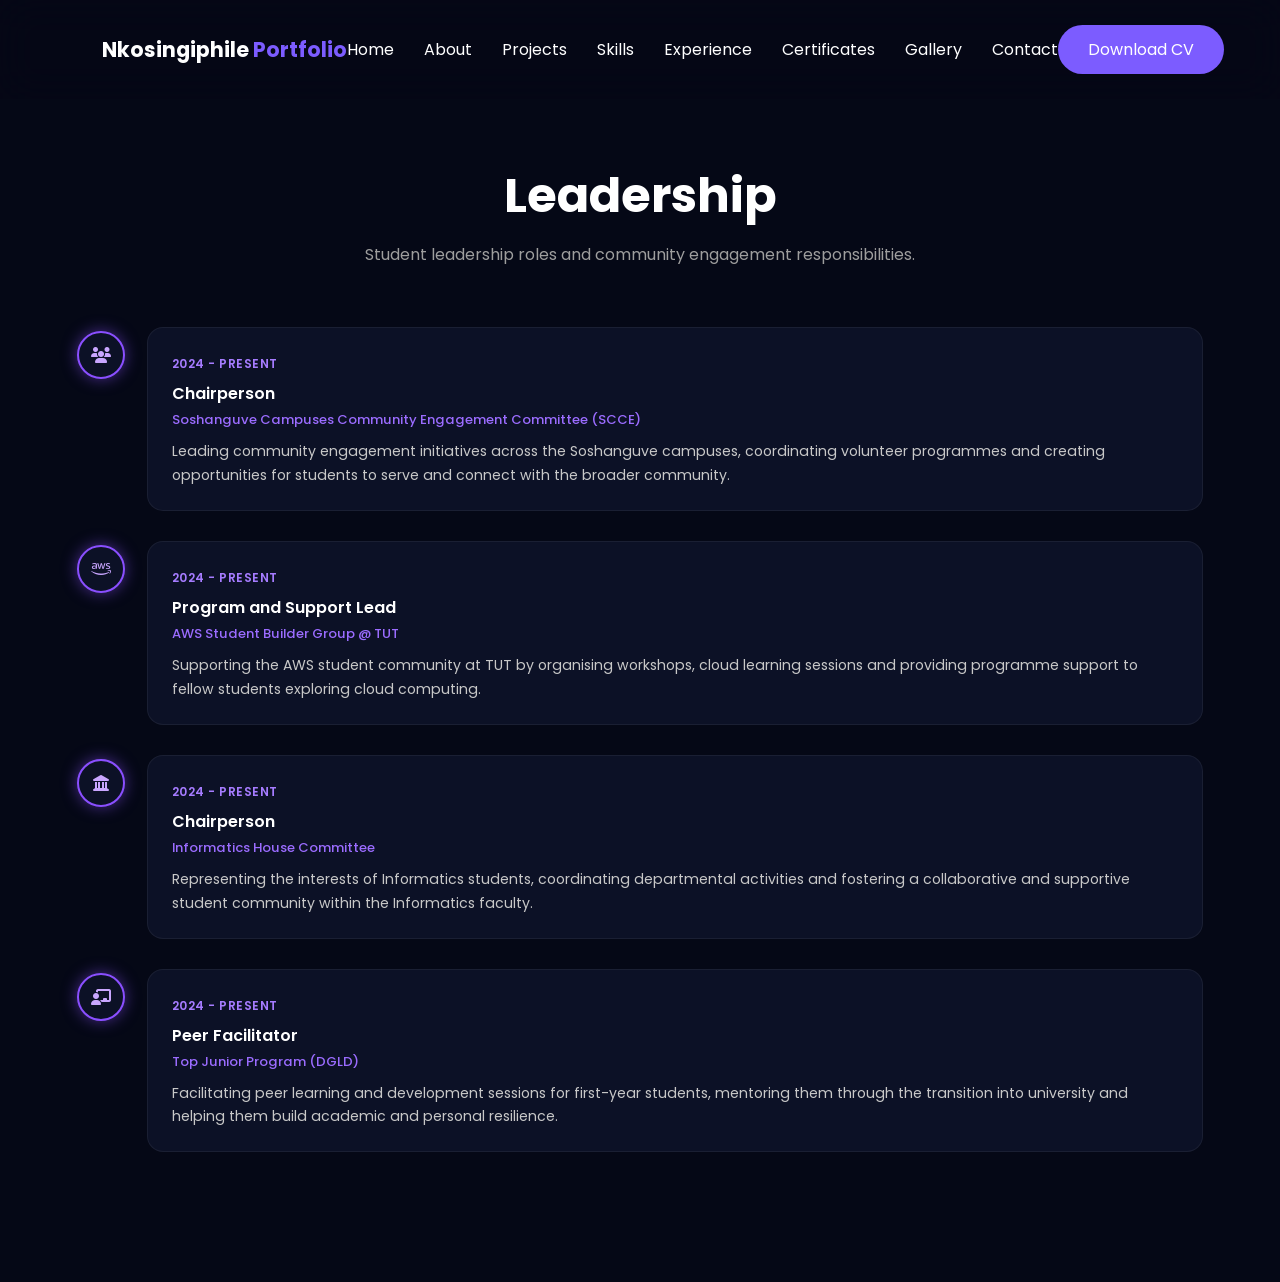
<file: leadership.html>
<!DOCTYPE html>
<html lang="en">
<head>
    <meta charset="UTF-8">
    <meta name="viewport" content="width=device-width, initial-scale=1.0">
    <title>Leadership | Nkosingiphile Sefodi</title>

    <link rel="stylesheet" href="css/exp.css">

    <link rel="stylesheet"
        href="https://cdnjs.cloudflare.com/ajax/libs/font-awesome/6.5.1/css/all.min.css">
</head>
<body>

<header>
    <div class="logo">
        Nkosingiphile <span>Portfolio</span>
    </div>
    <div class="menu-toggle">
        <i class="fas fa-bars"></i>
    </div>

    <nav id="nav-menu">
        <ul>
            <li><a href="index.html">Home</a></li>
            <li><a href="aboutme.html">About</a></li>
            <li><a href="projects.html">Projects</a></li>
            <li><a href="skills.html">Skills</a></li>
            <li><a href="experience.html">Experience</a></li>
            <li><a href="certificates.html">Certificates</a></li>
            <li><a href="gallery.html">Gallery</a></li>
            <li><a href="contact.html">Contact</a></li>
            <li class="nav-cv-btn"><a href="cv/Nkosingiphile_Sefodi_CV.pdf" download>Download CV</a></li>
        </ul>
    </nav>

    <a class="hire-btn" href="cv/Nkosingiphile_Sefodi_CV.pdf" download>
        Download CV
    </a>
</header>

<section class="experience">

    <div class="page-header">
        <h1>Leadership</h1>
        <p>Student leadership roles and community engagement responsibilities.</p>
    </div>

    <div class="timeline">

        <div class="timeline-item">
            <div class="timeline-icon">
                <i class="fas fa-users"></i>
            </div>
            <div class="timeline-content">
                <span class="date">2024 - Present</span>
                <h3>Chairperson</h3>
                <h4>Soshanguve Campuses Community Engagement Committee (SCCE)</h4>
                <p>
                    Leading community engagement initiatives across the Soshanguve
                    campuses, coordinating volunteer programmes and creating opportunities
                    for students to serve and connect with the broader community.
                </p>
            </div>
        </div>

        <div class="timeline-item">
            <div class="timeline-icon">
                <i class="fab fa-aws"></i>
            </div>
            <div class="timeline-content">
                <span class="date">2024 - Present</span>
                <h3>Program and Support Lead</h3>
                <h4>AWS Student Builder Group @ TUT</h4>
                <p>
                    Supporting the AWS student community at TUT by organising
                    workshops, cloud learning sessions and providing programme
                    support to fellow students exploring cloud computing.
                </p>
            </div>
        </div>

        <div class="timeline-item">
            <div class="timeline-icon">
                <i class="fas fa-landmark"></i>
            </div>
            <div class="timeline-content">
                <span class="date">2024 - Present</span>
                <h3>Chairperson</h3>
                <h4>Informatics House Committee</h4>
                <p>
                    Representing the interests of Informatics students, coordinating
                    departmental activities and fostering a collaborative and supportive
                    student community within the Informatics faculty.
                </p>
            </div>
        </div>

        <div class="timeline-item">
            <div class="timeline-icon">
                <i class="fas fa-chalkboard-teacher"></i>
            </div>
            <div class="timeline-content">
                <span class="date">2024 - Present</span>
                <h3>Peer Facilitator</h3>
                <h4>Top Junior Program (DGLD)</h4>
                <p>
                    Facilitating peer learning and development sessions for
                    first-year students, mentoring them through the transition
                    into university and helping them build academic and personal
                    resilience.
                </p>
            </div>
        </div>

    </div>

</section>

<script src="js/exp.js"></script>

</body>
</html>
</file>
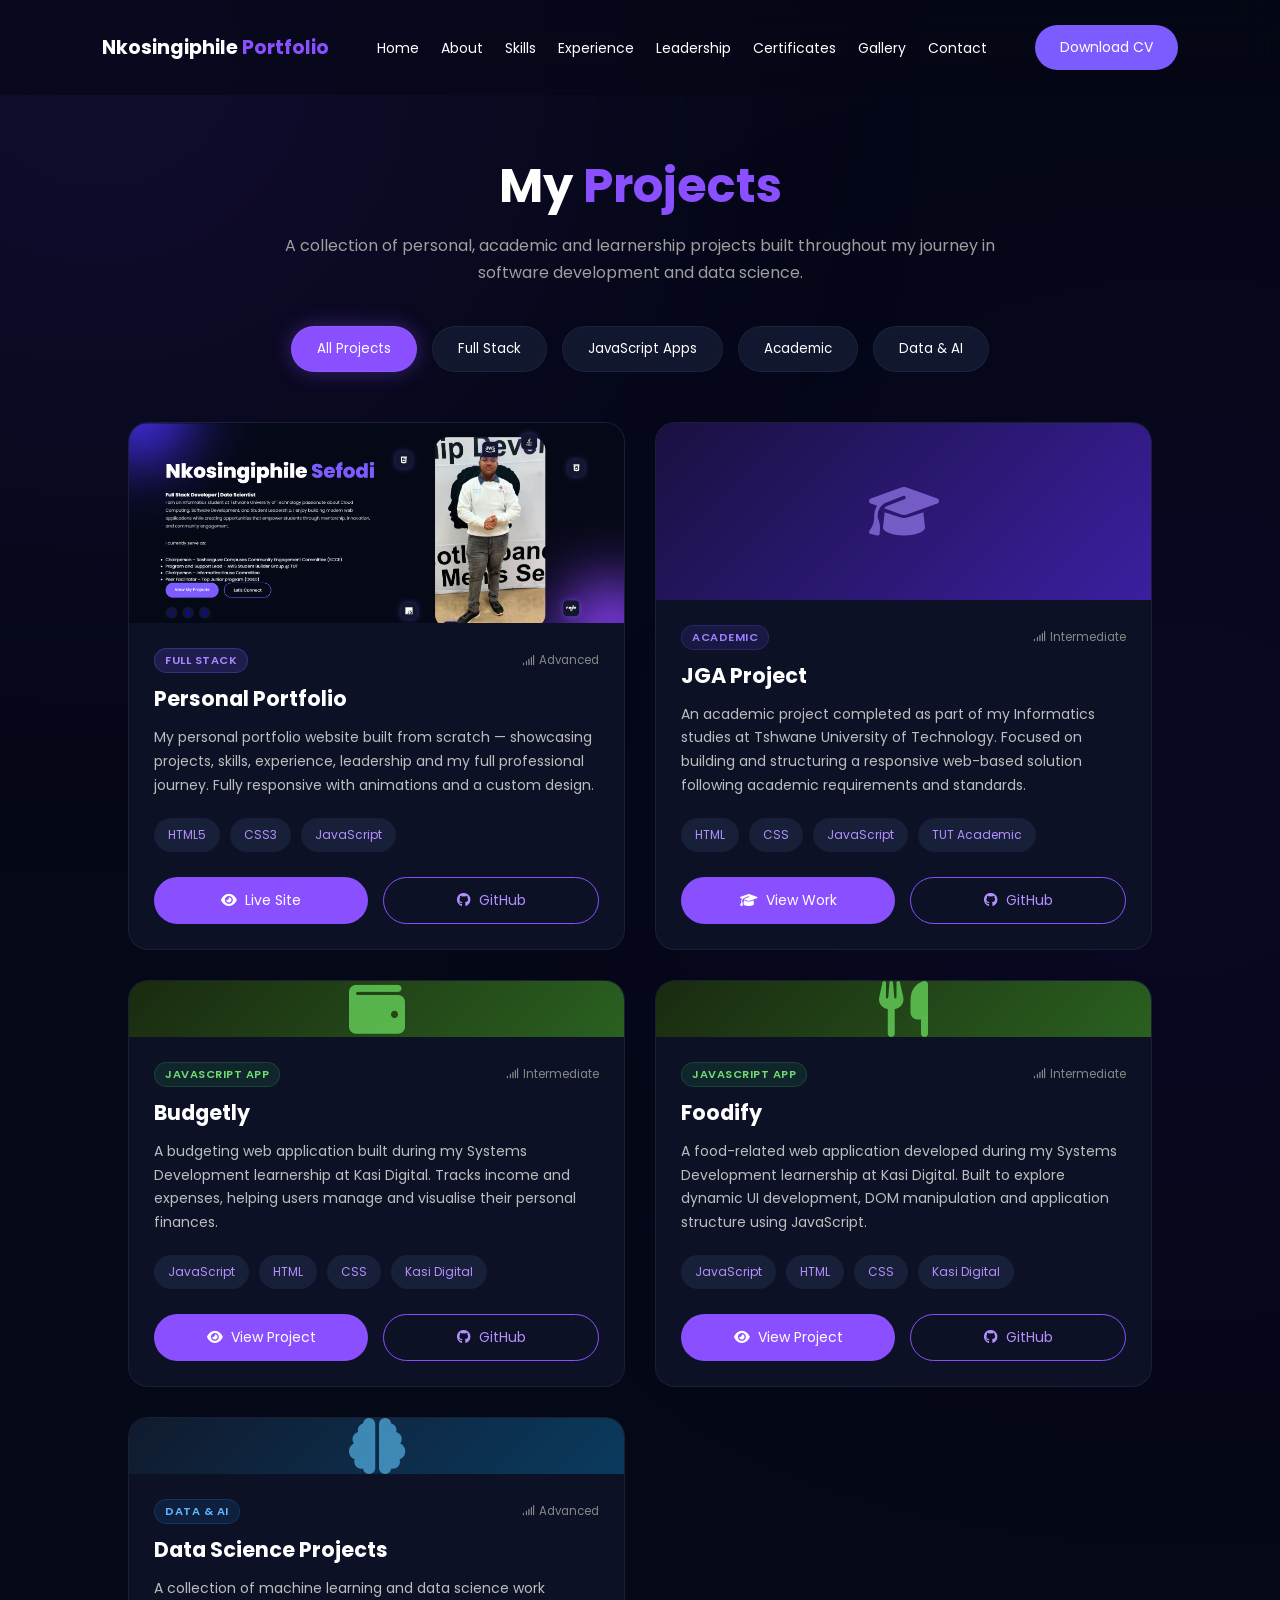
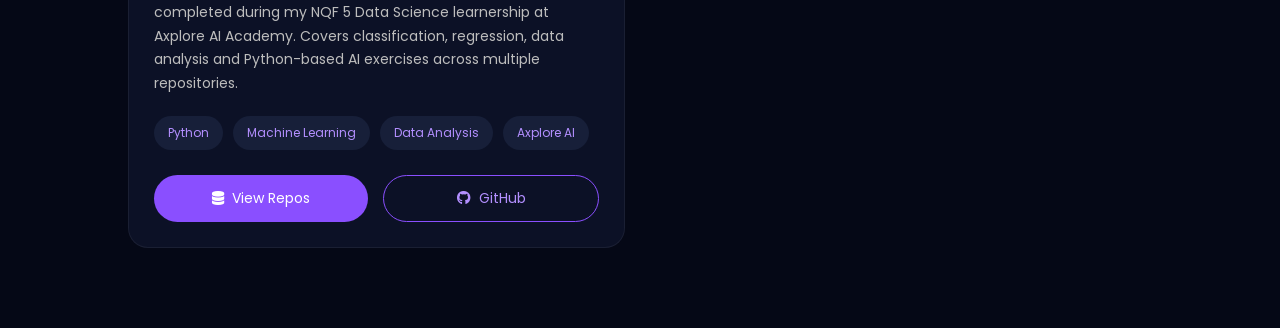
<file: projects.html>
<!DOCTYPE html>
<html lang="en">
<head>
    <meta charset="UTF-8">
    <meta name="viewport" content="width=device-width, initial-scale=1.0">
    <title>Projects | Nkosingiphile Sefodi</title>

    <link rel="stylesheet" href="css/projects.css">

    <link rel="stylesheet"
        href="https://cdnjs.cloudflare.com/ajax/libs/font-awesome/6.7.2/css/all.min.css">

    <link href="https://fonts.googleapis.com/css2?family=Poppins:wght@300;400;500;600;700&display=swap"
        rel="stylesheet">
</head>

<body>

    <header>
        <div class="logo">
            Nkosingiphile <span>Portfolio</span>
        </div>
        <div class="menu-toggle">
            <i class="fas fa-bars"></i>
        </div>
        <nav id="nav-menu">
            <ul>
                <li><a href="index.html">Home</a></li>
                <li><a href="aboutme.html">About</a></li>
                <li><a href="skills.html">Skills</a></li>
                <li><a href="experience.html">Experience</a></li>
                <li><a href="leadership.html">Leadership</a></li>
                <li><a href="certificates.html">Certificates</a></li>
                <li><a href="gallery.html">Gallery</a></li>
                <li><a href="contact.html">Contact</a></li>
                <li class="nav-cv-btn"><a href="cv/Nkosingiphile_Sefodi_CV.pdf" download>Download CV</a></li>
            </ul>
        </nav>
        <a class="hire-btn" href="cv/Nkosingiphile_Sefodi_CV.pdf" download>
            Download CV
        </a>
    </header>

    <section class="projects">

        <div class="page-header">
            <h1>My <span>Projects</span></h1>
            <p>
                A collection of personal, academic and learnership projects built
                throughout my journey in software development and data science.
            </p>
        </div>

        <!-- ── FILTERS ── -->
        <div class="filters">
            <button class="active" data-filter="all">All Projects</button>
            <button data-filter="fullstack">Full Stack</button>
            <button data-filter="javascript">JavaScript Apps</button>
            <button data-filter="academic">Academic</button>
            <button data-filter="data-ai">Data & AI</button>
        </div>

        <!-- ── PROJECT GRID ── -->
        <div class="projects-grid">

            <!-- ======= PORTFOLIO (Full Stack) ======= -->
            <div class="project-card fullstack" data-complexity="3">

                <div class="project-img">
                    <img src="images/portfiolio.png" alt="Nkosingiphile Portfolio Website">
                </div>

                <div class="project-content">
                    <div class="project-meta">
                        <span class="category-badge fullstack-badge">Full Stack</span>
                        <span class="complexity">
                            <i class="fas fa-signal"></i> Advanced
                        </span>
                    </div>
                    <h3>Personal Portfolio</h3>
                    <p>
                        My personal portfolio website built from scratch — showcasing
                        projects, skills, experience, leadership and my full professional
                        journey. Fully responsive with animations and a custom design.
                    </p>
                    <div class="tech">
                        <span>HTML5</span>
                        <span>CSS3</span>
                        <span>JavaScript</span>
                    </div>
                    <div class="buttons">
                        <a href="index.html" class="demo">
                            <i class="fas fa-eye"></i> Live Site
                        </a>
                        <a href="https://github.com/phile050124/My_Portfoilio" target="_blank" class="github">
                            <i class="fab fa-github"></i> GitHub
                        </a>
                    </div>
                </div>

            </div>

            <!-- ======= JGA (Academic) ======= -->
            <div class="project-card academic" data-complexity="2">

                <div class="project-img placeholder placeholder-academic">
                    <i class="fas fa-graduation-cap"></i>
                </div>

                <div class="project-content">
                    <div class="project-meta">
                        <span class="category-badge academic-badge">Academic</span>
                        <span class="complexity">
                            <i class="fas fa-signal"></i> Intermediate
                        </span>
                    </div>
                    <h3>JGA Project</h3>
                    <p>
                        An academic project completed as part of my Informatics
                        studies at Tshwane University of Technology. Focused on
                        building and structuring a responsive web-based solution
                        following academic requirements and standards.
                    </p>
                    <div class="tech">
                        <span>HTML</span>
                        <span>CSS</span>
                        <span>JavaScript</span>
                        <span>TUT Academic</span>
                    </div>
                    <div class="buttons">
                        <a href="https://github.com/phile050124/JGA_Project" target="_blank" class="demo">
                            <i class="fas fa-graduation-cap"></i> View Work
                        </a>
                        <a href="https://github.com/phile050124/JGA_Project" target="_blank" class="github">
                            <i class="fab fa-github"></i> GitHub
                        </a>
                    </div>
                </div>

            </div>

            <!-- ======= BUDGETLY (JavaScript Apps) ======= -->
            <div class="project-card javascript" data-complexity="2">

                <div class="project-img placeholder placeholder-js">
                    <i class="fas fa-wallet"></i>
                </div>

                <div class="project-content">
                    <div class="project-meta">
                        <span class="category-badge js-badge">JavaScript App</span>
                        <span class="complexity">
                            <i class="fas fa-signal"></i> Intermediate
                        </span>
                    </div>
                    <h3>Budgetly</h3>
                    <p>
                        A budgeting web application built during my Systems Development
                        learnership at Kasi Digital. Tracks income and expenses, helping
                        users manage and visualise their personal finances.
                    </p>
                    <div class="tech">
                        <span>JavaScript</span>
                        <span>HTML</span>
                        <span>CSS</span>
                        <span>Kasi Digital</span>
                    </div>
                    <div class="buttons">
                        <a href="https://github.com/phile050124/Budgetly" target="_blank" class="demo">
                            <i class="fas fa-eye"></i> View Project
                        </a>
                        <a href="https://github.com/phile050124/Budgetly" target="_blank" class="github">
                            <i class="fab fa-github"></i> GitHub
                        </a>
                    </div>
                </div>

            </div>

            <!-- ======= FOODIFY (JavaScript Apps) ======= -->
            <div class="project-card javascript" data-complexity="2">

                <div class="project-img placeholder placeholder-js">
                    <i class="fas fa-utensils"></i>
                </div>

                <div class="project-content">
                    <div class="project-meta">
                        <span class="category-badge js-badge">JavaScript App</span>
                        <span class="complexity">
                            <i class="fas fa-signal"></i> Intermediate
                        </span>
                    </div>
                    <h3>Foodify</h3>
                    <p>
                        A food-related web application developed during my Systems
                        Development learnership at Kasi Digital. Built to explore
                        dynamic UI development, DOM manipulation and application
                        structure using JavaScript.
                    </p>
                    <div class="tech">
                        <span>JavaScript</span>
                        <span>HTML</span>
                        <span>CSS</span>
                        <span>Kasi Digital</span>
                    </div>
                    <div class="buttons">
                        <a href="https://github.com/phile050124/Foodify" target="_blank" class="demo">
                            <i class="fas fa-eye"></i> View Project
                        </a>
                        <a href="https://github.com/phile050124/Foodify" target="_blank" class="github">
                            <i class="fab fa-github"></i> GitHub
                        </a>
                    </div>
                </div>

            </div>

            <!-- ======= DATA SCIENCE (Data & AI) ======= -->
            <div class="project-card data-ai" data-complexity="3">

                <div class="project-img placeholder placeholder-data">
                    <i class="fas fa-brain"></i>
                </div>

                <div class="project-content">
                    <div class="project-meta">
                        <span class="category-badge data-badge">Data & AI</span>
                        <span class="complexity">
                            <i class="fas fa-signal"></i> Advanced
                        </span>
                    </div>
                    <h3>Data Science Projects</h3>
                    <p>
                        A collection of machine learning and data science work completed
                        during my NQF 5 Data Science learnership at Axplore AI Academy.
                        Covers classification, regression, data analysis and Python-based
                        AI exercises across multiple repositories.
                    </p>
                    <div class="tech">
                        <span>Python</span>
                        <span>Machine Learning</span>
                        <span>Data Analysis</span>
                        <span>Axplore AI</span>
                    </div>
                    <div class="buttons">
                        <a href="https://github.com/phile050124" target="_blank" class="demo">
                            <i class="fas fa-database"></i> View Repos
                        </a>
                        <a href="https://github.com/phile050124" target="_blank" class="github">
                            <i class="fab fa-github"></i> GitHub
                        </a>
                    </div>
                </div>

            </div>

        </div>

    </section>

    <script src="js/projects.js"></script>

</body>
</html>
</file>
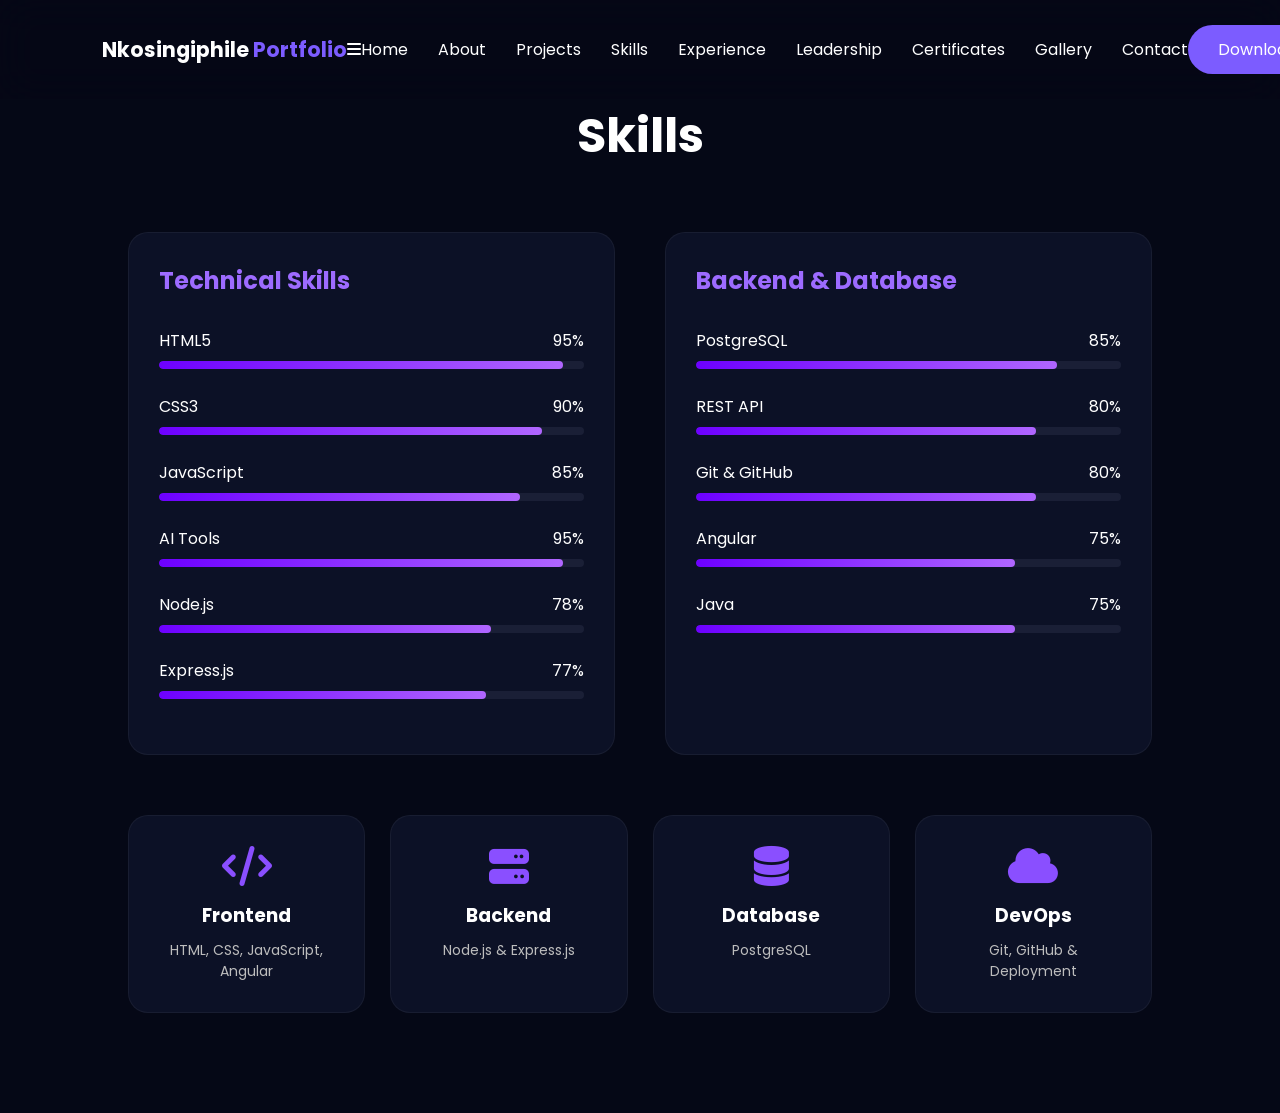
<file: skills.html>
<!DOCTYPE html>
<html lang="en">
<head>
<meta charset="UTF-8">
<meta name="viewport" content="width=device-width, initial-scale=1.0">
<title>Skills | Nkosingiphile Sefodi</title>

<link rel="stylesheet" href="css/skills.css">

<link rel="stylesheet"
href="https://cdnjs.cloudflare.com/ajax/libs/font-awesome/6.5.1/css/all.min.css">
</head>
<body>

<header>

    <div class="logo">
        Nkosingiphile <span>Portfolio</span>
    </div>

    <div class="menu-toggle">
        <i class="fas fa-bars"></i>
    </div>

    <nav id="nav-menu">
        <ul>
        <li><a href="index.html">Home</a></li>
        <li><a href="aboutme.html">About</a></li>
        <li><a href="projects.html">Projects</a></li>
        <li><a href="skills.html">Skills</a></li>
        <li><a href="experience.html">Experience</a></li>
        <li><a href="leadership.html">Leadership</a></li>
        <li><a href="certificates.html">Certificates</a></li>        
        <li><a href="gallery.html">Gallery</a></li>        
        <li><a href="contact.html">Contact</a></li>
        <li class="nav-cv-btn"><a href="cv/Nkosingiphile_Sefodi_CV.pdf" download>Download CV</a></li>
        </ul>
    </nav>

    <a class="hire-btn" href="cv/Nkosingiphile_Sefodi_CV.pdf" download>
        Download CV
    </a>

</header>


<section class="skills">

<div class="page-title">
<h1>Skills</h1>
</div>

<div class="skills-container">

<div class="skills-column">

<h2>Technical Skills</h2>

<div class="skill">
<div class="info">
<span>HTML5</span>
<span>95%</span>
</div>
<div class="bar">
<div class="progress html"></div>
</div>
</div>



<div class="skill">
<div class="info">
<span>CSS3</span>
<span>90%</span>
</div>
<div class="bar">
<div class="progress css"></div>
</div>
</div>

<div class="skill">
<div class="info">
<span>JavaScript</span>
<span>85%</span>
</div>
<div class="bar">
<div class="progress js"></div>
</div>
</div>

  <div class="skill">
<div class="info">
<span>AI Tools</span>
<span>95%</span>
</div>
<div class="bar">
<div class="progress html"></div>
</div>
</div>  

<div class="skill">
<div class="info">
<span>Node.js</span>
<span>78%</span>
</div>
<div class="bar">
<div class="progress node"></div>
</div>
</div>

<div class="skill">
<div class="info">
<span>Express.js</span>
<span>77%</span>
</div>
<div class="bar">
<div class="progress express"></div>
</div>
</div>

</div>
<div class="skills-column">

<h2>Backend & Database</h2>

<div class="skill">
<div class="info">
<span>PostgreSQL</span>
<span>85%</span>
</div>
<div class="bar">
<div class="progress postgres"></div>
</div>
</div>


<div class="skill">
<div class="info">
<span>REST API</span>
<span>80%</span>
</div>
<div class="bar">
<div class="progress api"></div>
</div>
</div>

<div class="skill">
<div class="info">
<span>Git & GitHub</span>
<span>80%</span>
</div>
<div class="bar">
<div class="progress git"></div>
</div>
</div>

<div class="skill">
<div class="info">
<span>Angular</span>
<span>75%</span>
</div>
<div class="bar">
<div class="progress angular"></div>
</div>
</div>

<div class="skill">
<div class="info">
<span>Java</span>
<span>75%</span>
</div>
<div class="bar">
<div class="progress java"></div>
</div>
</div>

</div>

</div>

<div class="tech-cards">

<div class="card">
<i class="fa-solid fa-code"></i>
<h3>Frontend</h3>
<p>HTML, CSS, JavaScript, Angular</p>
</div>

<div class="card">
<i class="fa-solid fa-server"></i>
<h3>Backend</h3>
<p>Node.js & Express.js</p>
</div>

<div class="card">
<i class="fa-solid fa-database"></i>
<h3>Database</h3>
<p>PostgreSQL</p>
</div>

<div class="card">
<i class="fa-solid fa-cloud"></i>
<h3>DevOps</h3>
<p>Git, GitHub & Deployment</p>
</div>

</div>

</section>

<script src="js/skills.js"></script>

</body>
</html>
</file>
<file: css/style.css>
/*==============================
Google Font
===============================*/

@import url('https://fonts.googleapis.com/css2?family=Poppins:wght@300;400;500;600;700;800&display=swap');

*{
margin:0;
padding:0;
box-sizing:border-box;
font-family:'Poppins',sans-serif;
scroll-behavior:smooth;
}

body{

background:#050816;
overflow-x:hidden;
color:white;

}

/*==============================
Background Blur
===============================*/

.blur{

position:fixed;
width:400px;
height:400px;
border-radius:50%;
filter:blur(120px);
z-index:-1;

}

.blur.one{

top:-150px;
left:-150px;
background:#4b32ff;

}

.blur.two{

right:-150px;
bottom:-150px;
background:#8f42ff;

}

/*==============================
Navbar
===============================*/

header{

position:fixed;
top:0;
left:0;
width:100%;
padding:25px 8%;
display:flex;
justify-content:space-between;
align-items:center;
background:rgba(5,8,22,.6);
backdrop-filter:blur(20px);
z-index:1000;

}

.logo{

font-size:32px;
font-weight:700;

}

.logo span{

color:#7c5cff;

}


nav ul{

display:flex;
list-style:none;
gap:30px;

}

nav ul li a{

text-decoration:none;
color:white;
transition:.3s;

}

nav ul li a:hover{

color:#7c5cff;

}


.hire-btn{

padding:12px 30px;
background:#7c5cff;
border-radius:30px;
text-decoration:none;
color:white;
transition:.4s;

}

.hire-btn:hover{

transform:translateY(-5px);
box-shadow:0 0 25px #7c5cff;

}

/*==============================
Hero
===============================*/

.hero{

display:flex;
justify-content:space-between;
align-items:center;
padding:170px 8%;
min-height:100vh;

}

.left{

width:50%;

}

.left h4{

font-size:25px;
font-weight:500;
margin-bottom:10px;

}

.left h1{

font-size:75px;
font-weight:800;

}

.left h1 span{

color:#7c5cff;

}

.left h2{

font-size:35px;
margin-top:15px;
margin-bottom:20px;
color:#7c5cff;

}

.left p{

line-height:30px;
color:#c7c7c7;
margin-bottom:20px;

}

.left h3{
    font-size: 18px;
    font-weight: 500;
    color: #c7c7c7;
    margin-bottom: 15px;
}

.left ul{
    list-style: none;
    padding: 0;
    margin-bottom: 25px;
    display: flex;
    flex-direction: column;
    gap: 8px;
}

.left ul li{
    color: #c7c7c7;
    font-size: 14px;
    line-height: 1.6;
    padding-left: 18px;
    position: relative;
}

.left ul li::before{
    content: "▸";
    position: absolute;
    left: 0;
    color: #7c5cff;
}

/*==============================
Buttons
===============================*/

.buttons{
    display: flex;
    gap: 20px;
    margin-top: 30px;
    margin-bottom: 35px;
    flex-wrap: wrap;
    align-items: center;
}

.buttons a{
    padding: 14px 35px;
    border-radius: 40px;
    color: white;
    text-decoration: none;
    font-weight: 500;
    font-size: 15px;
    transition: .4s;
    white-space: nowrap;
}

.btn-primary{
    background: #7c5cff;
}

.btn-outline{
    background: transparent;
    border: 2px solid #7c5cff;
}

.buttons a:hover{
    transform: translateY(-5px);
    box-shadow: 0 0 30px rgba(124,92,255,0.6);
}

/*==============================
Social Icons
===============================*/

.socials{
    display: flex;
    gap: 15px;
    flex-wrap: wrap;
}

.social-link{
    display: flex;
    flex-direction: column;
    align-items: center;
    gap: 7px;
    text-decoration: none;
    color: white;
    transition: .4s;
}

.social-link i{
    width: 48px;
    height: 48px;
    display: flex;
    justify-content: center;
    align-items: center;
    border-radius: 50%;
    font-size: 20px;
    background: rgba(124, 92, 255, 0.1);
    border: 2px solid #7c5cff;
    color: #a88bff;
    transition: .4s;
}

.social-link span{
    font-size: 11px;
    font-weight: 500;
    color: #9c9c9c;
    letter-spacing: 0.5px;
    transition: .4s;
}

.social-link:hover i{
    background: #7c5cff;
    color: white;
    transform: translateY(-5px);
    box-shadow: 0 8px 25px rgba(124, 92, 255, 0.5);
}

.social-link:hover span{
    color: #a88bff;
}

/*==============================
Right Side
===============================*/

.right{

width:45%;
position:relative;
display:flex;
justify-content:center;

}

.right img{

width:420px;
border-radius:50px;
animation:float 4s ease-in-out infinite;

}

@keyframes float{

0%{

transform:translateY(0px);

}

50%{

transform:translateY(-20px);

}

100%{

transform:translateY(0px);

}

}

/*==============================
Floating Icons
===============================*/

.floating{

position:absolute;
width:60px;
height:60px;
background:#13172d;
display:flex;
justify-content:center;
align-items:center;
border-radius:15px;
font-size:30px;
box-shadow:0 0 25px rgba(124,92,255,.5);
animation:updown 3s infinite;

}

@keyframes updown{

50%{

transform:translateY(-15px);

}

}

.html{

left:0;
top:40px;

}

.css{

right:0;
top:70px;

}

.js{

left:20px;
bottom:50px;

}

.node{

right:20px;
bottom:60px;

}

.java{

top:-30px;
right:180px;

}

.angular{

bottom:-20px;
left:180px;

}

/*==============================
Stats Section
===============================*/

.stats{
    padding:80px 8%;
    display:grid;
    grid-template-columns:repeat(4,1fr);
    gap:25px;
}

.stat{
    background:rgba(16,20,44,0.75);
    border:1px solid rgba(124,92,255,0.25);
    backdrop-filter:blur(15px);
    border-radius:20px;
    padding:35px 25px;
    text-align:center;
    transition:0.4s ease;
    position:relative;
    overflow:hidden;
}

.stat::before{
    content:"";
    position:absolute;
    top:0;
    left:-100%;
    width:100%;
    height:100%;
    background:linear-gradient(
        90deg,
        transparent,
        rgba(255,255,255,0.08),
        transparent
    );
    transition:.6s;
}

.stat:hover::before{
    left:100%;
}

.stat:hover{
    transform:translateY(-10px);
    border-color:#7c5cff;
    box-shadow:0 0 30px rgba(124,92,255,.45);
}

.stat h2{
    font-size:3rem;
    color:#7c5cff;
    font-weight:700;
    margin-bottom:10px;
}

.stat p{
    font-size:1rem;
    color:#d4d4d4;
    letter-spacing:.5px;
}


/*==============================
Companies
===============================*/

.companies{

padding:40px 8%;
text-align:center;

}

.companies p{

font-size:22px;
margin-bottom:30px;

}

.company-list{

display:flex;
justify-content:center;
flex-wrap:wrap;
gap:30px;

}

.company-list span{

background:#10142c;
padding:18px 30px;
border-radius:15px;
transition:.4s;

}

.company-list span:hover{

background:#7c5cff;
transform:translateY(-5px);

}

/*==============================
Services
===============================*/

.services{
    padding: 100px 8%;
}

.services h2{
    text-align: center;
    font-size: 45px;
    margin-bottom: 60px;
}

.cards{
    display: grid;
    grid-template-columns: repeat(4, 1fr);
    gap: 30px;
}

.card{
    background: #10142c;
    padding: 35px;
    border-radius: 20px;
    transition: .4s;
    text-align: center;
}

.card i{
    font-size: 45px;
    color: #7c5cff;
    margin-bottom: 25px;
}

.card h3{
    margin-bottom: 12px;
}

.card p{
    color: #b8b8b8;
    line-height: 28px;
    font-size: 14px;
}

.card:hover{
    transform: translateY(-10px);
    box-shadow: 0 0 35px rgba(124,92,255,.6);
}

/* nav CV button — hidden on desktop, shown inside mobile dropdown */
.nav-cv-btn {
    display: none;
}

/*==============================
Responsive
===============================*/
.menu-toggle{
    display: none;
    font-size: 26px;
    color: #fff;
    cursor: pointer;
    z-index: 1002;
    padding: 4px;
    transition: .3s;
}

/* ── Shrink nav at large tablet ── */
@media (max-width: 1200px){
    header{
        padding: 20px 5%;
    }
    .logo{
        font-size: 24px;
    }
    nav ul{
        gap: 20px;
    }
    nav ul li a{
        font-size: 14px;
    }
    .hire-btn{
        padding: 10px 20px;
        font-size: 14px;
    }
}

/* ── Shrink more at medium screens ── */
@media (max-width: 1024px){
    nav ul{
        gap: 14px;
    }
    nav ul li a{
        font-size: 13px;
    }
    .hire-btn{
        padding: 9px 16px;
        font-size: 13px;
    }
}

/* ── Hamburger kicks in at 900px ── */
@media (max-width: 900px){

    header{
        padding: 18px 5%;
    }

    .menu-toggle{
        display: block;
    }

    .hire-btn{
        display: none;
    }

    nav{
        position: fixed;
        top: 0;
        left: 0;
        width: 100%;
        height: 100vh;
        background: rgba(5, 8, 22, 0.97);
        backdrop-filter: blur(20px);
        display: flex;
        flex-direction: column;
        justify-content: center;
        align-items: center;
        gap: 0;
        /* hidden off-screen to the right */
        transform: translateX(100%);
        transition: transform 0.4s cubic-bezier(0.4, 0, 0.2, 1);
        z-index: 999;
    }

    nav.active{
        transform: translateX(0);
    }

    nav ul{
        display: flex;
        flex-direction: column;
        align-items: center;
        gap: 0;
        width: 100%;
    }

    nav ul li{
        width: 100%;
        text-align: center;
        opacity: 0;
        transform: translateY(20px);
        transition: opacity 0.3s ease, transform 0.3s ease;
    }

    nav.active ul li{
        opacity: 1;
        transform: translateY(0);
    }

    /* stagger each link */
    nav.active ul li:nth-child(1){ transition-delay: 0.05s; }
    nav.active ul li:nth-child(2){ transition-delay: 0.10s; }
    nav.active ul li:nth-child(3){ transition-delay: 0.15s; }
    nav.active ul li:nth-child(4){ transition-delay: 0.20s; }
    nav.active ul li:nth-child(5){ transition-delay: 0.25s; }
    nav.active ul li:nth-child(6){ transition-delay: 0.30s; }
    nav.active ul li:nth-child(7){ transition-delay: 0.35s; }
    nav.active ul li:nth-child(8){ transition-delay: 0.40s; }
    nav.active ul li:nth-child(9){ transition-delay: 0.45s; }

    nav ul li a{
        display: block;
        padding: 16px 20px;
        font-size: 18px;
        color: white;
        border-bottom: 1px solid rgba(255,255,255,0.05);
        transition: color .3s, background .3s;
    }

    nav ul li a:hover{
        color: #7c5cff;
        background: rgba(124,92,255,0.07);
    }

    .nav-cv-btn {
        display: block !important;
        margin-top: 10px;
    }

    .nav-cv-btn a {
        display: inline-block;
        padding: 12px 35px;
        background: #7c5cff;
        border-radius: 30px;
        color: white !important;
        text-decoration: none;
        font-size: 16px;
        font-weight: 600;
        border-bottom: none !important;
        transition: .3s;
    }

    .nav-cv-btn a:hover {
        box-shadow: 0 0 25px rgba(124,92,255,0.6);
        transform: translateY(-2px);
        background: rgba(124,92,255,0.07) !important;
        color: #7c5cff !important;
    }

    /* lock body scroll when menu open */
    body.nav-open{
        overflow: hidden;
    }
}

/* ── Standard mobile layout adjustments ── */
@media (max-width: 700px){

    .cards{
        grid-template-columns: 1fr;
    }

    .hero{
        padding-top: 130px;
        flex-direction: column;
        text-align: center;
    }

    .left,
    .right{
        width: 100%;
    }

    .left h1{
        font-size: 46px;
    }

    .left h2{
        font-size: 26px;
    }

    .left ul{
        text-align: left;
        padding-left: 20px;
    }

    .right img{
        width: 280px;
    }

    .buttons{
        justify-content: center;
        flex-direction: row;
        gap: 12px;
    }

    .buttons a{
        padding: 11px 22px;
        font-size: 14px;
    }

    .socials{
        justify-content: center;
    }

    .social-link i{
        width: 44px;
        height: 44px;
        font-size: 18px;
    }

    .stats{
        grid-template-columns: repeat(2, 1fr);
    }

    .services h2{
        font-size: 32px;
        margin-bottom: 40px;
    }
}

/* ── Very small phones ── */
@media (max-width: 480px){
    .cards{
        grid-template-columns: 1fr;
    }

    .buttons{
        flex-direction: column;
        align-items: center;
    }

    .buttons a{
        width: 100%;
        text-align: center;
    }

    .left h1{
        font-size: 36px;
    }

    .stats{
        grid-template-columns: 1fr;
    }
}


.reveal {
    opacity: 0;
    transform: translateY(50px);
    transition: 0.6s ease;
}

.reveal.active {
    opacity: 1;
    transform: translateY(0);
}

.particle {
    position: fixed;
    background: #6c63ff;
    border-radius: 50%;
    opacity: 0.6;
    pointer-events: none;
    animation: floatUp linear forwards;
}

@keyframes floatUp {
    from {
        transform: translateY(100vh);
    }
    to {
        transform: translateY(-10vh);
    }
}
</file>
<file: css/about.css>
@import url('https://fonts.googleapis.com/css2?family=Poppins:wght@300;400;500;600;700;800&display=swap');
/* =========================================================
   GLOBAL
========================================================= */
* {
    margin: 0;
    padding: 0;
    box-sizing: border-box;
    font-family: 'Poppins', sans-serif;
}

html {
    scroll-behavior: smooth;
}

body {
    background: #050816;
    color: white;
    overflow-x: hidden;
    line-height: 1.6;
}

/* =========================================================
   BACKGROUND GLOW
========================================================= */

body::before {
    content: '';
    position: fixed;
    width: 600px;
    height: 600px;
    background: #7b2cff;
    border-radius: 50%;
    filter: blur(250px);
    top: -250px;
    left: -200px;
    opacity: .25;
    pointer-events: none;
    z-index: -2;
}

body::after {
    content: '';
    position: fixed;
    width: 500px;
    height: 500px;
    background: #6d00ff;
    border-radius: 50%;
    filter: blur(250px);
    right: -150px;
    bottom: -150px;
    opacity: .2;
    pointer-events: none;
    z-index: -2;
}

/* =========================================================
   HEADER
========================================================= */

header {
    position: fixed;
    top: 0;
    left: 0;
    width: 100%;
    padding: 25px 8%;

    display: flex;
    justify-content: space-between;
    align-items: center;

    background: rgba(5, 8, 22, .6);
    backdrop-filter: blur(20px);

    border-bottom: 1px solid rgba(255, 255, 255, .04);

    z-index: 1000;
}
/* LOGO */

.logo {
    font-size: 1.3rem;
    font-weight: 700;
    white-space: nowrap;
}

.logo span {
    color: #8f5cff;
}
/* NAVIGATION */

nav ul {
    display: flex;
    list-style: none;
    gap: 30px;
}

nav ul li a {
    text-decoration: none;
    color: white;
    font-size: .9rem;
    transition: .3s;
}

nav ul li a:hover {
    color: #7c5cff;
}
/* HIRE / CV BUTTON */

.hire-btn {
    padding: 12px 30px;
    background: #7c5cff;
    border-radius: 30px;
    text-decoration: none;
    color: white;
    transition: .4s;
    white-space: nowrap;
}

.hire-btn:hover {
    transform: translateY(-5px);
    box-shadow: 0 0 25px #7c5cff;
}


/* MOBILE MENU */

.menu-toggle {
    display: none;
    font-size: 26px;
    color: #fff;
    cursor: pointer;
    z-index: 1002;
    padding: 4px;
    transition: .3s;
}

/* nav CV button — hidden on desktop, shown inside mobile dropdown */
.nav-cv-btn {
    display: none;
}

.page-header {
    width: 100%;
    text-align: center;
    padding: 160px 10% 60px;
}

.page-header h1 {
    font-size: 3rem;
    font-weight: 700;
}

.page-header h1 span {
    color: #8f5cff;
}

.page-header p {
    color: #9b9b9b;
    margin-top: 10px;
    font-size: 1rem;
}
/* =========================================================
   ABOUT INTRODUCTION
========================================================= */

.about-container {
    width: 80%;
    max-width: 1200px;
    margin: 0 auto;

    display: flex;
    justify-content: center;
    align-items: center;

    gap: 70px;
}
/* PROFILE IMAGE */

.about-image {
    width: 350px;
    flex-shrink: 0;
}

.about-image img {
    width: 100%;
    display: block;

    border-radius: 20px;

    border: 1px solid rgba(255, 255, 255, .1);

    box-shadow:
        0 0 30px rgba(123, 44, 255, .5);

    transition: .4s;
}

.about-image img:hover {
    transform: translateY(-8px);

    box-shadow:
        0 0 45px rgba(123, 44, 255, .7);
}


/* ABOUT CONTENT */

.about-content {
    max-width: 600px;
}

.small-title {
    color: #8f5cff;
    font-weight: 600;
}

.about-content h2 {
    font-size: 2.5rem;
    margin: 15px 0;
    line-height: 1.2;
}

.about-content p {
    color: #c7c7c7;
    line-height: 1.8;
    margin-bottom: 15px;
}

.about-content strong {
    color: #a77cff;
}


/* =========================================================
   PERSONAL INFORMATION
========================================================= */

.info-grid {
    display: grid;
    grid-template-columns: repeat(2, 1fr);
    gap: 15px;
    margin: 30px 0;
}

.info-card {
    display: flex;
    align-items: center;
    gap: 14px;
    background: rgba(12, 17, 38, .7);
    border: 1px solid rgba(255, 255, 255, .07);
    padding: 16px 18px;
    border-radius: 15px;
    transition: .3s;
}

.info-card:hover {
    transform: translateY(-4px);
    border-color: #7b2cff;
}

.info-card > i {
    font-size: 1.1rem;
    color: #8f5cff;
    width: 38px;
    height: 38px;
    min-width: 38px;
    display: flex;
    align-items: center;
    justify-content: center;
    background: rgba(123, 44, 255, .12);
    border-radius: 10px;
}

.info-card span {
    color: #8f5cff;
    font-weight: 600;
    font-size: .78rem;
    letter-spacing: .5px;
    display: block;
    margin-bottom: 3px;
}

.info-card p {
    color: white;
    margin: 0;
    font-size: .88rem;
    line-height: 1.4;
}


/* =========================================================
   BUTTON
========================================================= */

.btn {
    display: inline-block;

    padding: 14px 35px;

    border-radius: 50px;

    text-decoration: none;

    color: white;

    background:
        linear-gradient(
            90deg,
            #6d00ff,
            #a855f7
        );

    transition: .4s;

    box-shadow:
        0 0 25px rgba(123, 44, 255, .5);
}

.btn:hover {
    transform: translateY(-5px);

    box-shadow:
        0 0 40px rgba(123, 44, 255, .8);
}


/* =========================================================
   GENERAL SECTION TITLE
========================================================= */

.section-title {
    text-align: center;

    max-width: 750px;

    margin: 0 auto 60px;
}

.section-title span {
    color: #8f5cff;

    font-size: .85rem;

    font-weight: 600;

    letter-spacing: 2px;
}

.section-title h2 {
    font-size: 2.4rem;

    margin: 10px 0;
}

.section-title p {
    color: #9b9b9b;

    font-size: .95rem;
}


/* =========================================================
   MY STORY
========================================================= */

.about-story {
    width: 80%;
    max-width: 1000px;

    margin: 130px auto 0;
}

.story-content {
    background: rgba(12, 17, 38, .75);

    border: 1px solid rgba(255, 255, 255, .07);

    border-radius: 20px;

    padding: 45px;

    box-shadow:
        0 10px 40px rgba(0, 0, 0, .2);
}

.story-text p {
    color: #c7c7c7;

    line-height: 1.9;

    margin-bottom: 20px;

    font-size: .98rem;
}

.story-text p:last-child {
    margin-bottom: 0;
}


/* =========================================================
   JOURNEY / TIMELINE
========================================================= */

.journey-section {
    width: 80%;
    max-width: 1000px;

    margin: 140px auto 0;
}

.timeline {
    position: relative;

    max-width: 850px;

    margin: 0 auto;
}

.timeline::before {
    content: '';

    position: absolute;

    left: 25px;

    top: 0;
    bottom: 0;

    width: 2px;

    background:
        linear-gradient(
            to bottom,
            #7b2cff,
            rgba(123, 44, 255, .1)
        );
}


.timeline-item {
    position: relative;

    display: flex;

    gap: 30px;

    margin-bottom: 50px;
}

.timeline-item:last-child {
    margin-bottom: 0;
}


.timeline-icon {
    width: 52px;
    height: 52px;

    min-width: 52px;

    display: flex;

    justify-content: center;
    align-items: center;

    border-radius: 50%;

    background: #0c1126;

    border: 2px solid #7b2cff;

    color: #9b6cff;

    z-index: 2;

    box-shadow:
        0 0 20px rgba(123, 44, 255, .3);
}


.timeline-content {
    flex: 1;

    background: rgba(12, 17, 38, .7);

    border: 1px solid rgba(255, 255, 255, .07);

    padding: 25px;

    border-radius: 18px;

    transition: .4s;
}

.timeline-content:hover {
    transform: translateX(8px);

    border-color: #7b2cff;

    box-shadow:
        0 10px 30px rgba(0, 0, 0, .2);
}


.timeline-content span {
    color: #8f5cff;

    font-size: .75rem;

    font-weight: 600;

    letter-spacing: 1.5px;
}


.timeline-content h3 {
    font-size: 1.3rem;

    margin: 8px 0 4px;
}

.timeline-content h4 {
    font-size: .9rem;
    font-weight: 500;
    color: #9b6cff;
    margin-bottom: 10px;
}


.timeline-content p {
    color: #bdbdbd;

    font-size: .9rem;

    line-height: 1.7;
}


/* =========================================================
   IDENTITY SECTION
========================================================= */

.identity-section {
    width: 80%;
    max-width: 1100px;

    margin: 140px auto 0;
}


.identity-grid {
    display: grid;

    grid-template-columns:
        repeat(3, 1fr);

    gap: 25px;
}


.identity-card {
    background: #0c1126;

    border: 1px solid rgba(255, 255, 255, .08);

    padding: 35px 30px;

    border-radius: 20px;

    transition: .4s;
}


.identity-card:hover {
    transform: translateY(-8px);

    border-color: #7b2cff;

    box-shadow:
        0 15px 35px rgba(0, 0, 0, .25);
}


.identity-icon {
    width: 55px;
    height: 55px;

    display: flex;

    justify-content: center;
    align-items: center;

    border-radius: 15px;

    background:
        rgba(123, 44, 255, .12);

    color: #9b6cff;

    font-size: 1.4rem;

    margin-bottom: 20px;
}


.identity-card h3 {
    font-size: 1.3rem;

    margin-bottom: 10px;
}


.identity-card p {
    color: #aaa;

    font-size: .9rem;

    line-height: 1.7;
}


/* =========================================================
   PASSIONS
========================================================= */

.passion-section {
    width: 80%;
    max-width: 1100px;

    margin: 140px auto 0;
}


.passion-grid {
    display: grid;

    grid-template-columns:
        repeat(2, 1fr);

    gap: 20px;
}


.passion-card {
    display: flex;

    align-items: flex-start;

    gap: 20px;

    background: #0c1126;

    border: 1px solid rgba(255, 255, 255, .08);

    padding: 28px;

    border-radius: 18px;

    transition: .4s;
}


.passion-card:hover {
    transform: translateY(-6px);

    border-color: #7b2cff;
}


.passion-card > i {
    font-size: 1.6rem;

    color: #9b6cff;

    margin-top: 4px;

    min-width: 25px;
}


.passion-card h3 {
    font-size: 1.1rem;

    margin-bottom: 7px;
}


.passion-card p {
    color: #aaa;

    font-size: .85rem;

    line-height: 1.7;
}


/* =========================================================
   VALUES
========================================================= */

.values-section {
    width: 80%;
    max-width: 1100px;

    margin: 140px auto 0;
}


.values-grid {
    display: grid;

    grid-template-columns:
        repeat(4, 1fr);

    gap: 20px;
}


.value-card {
    background: #0c1126;

    border: 1px solid rgba(255, 255, 255, .08);

    padding: 30px;

    border-radius: 18px;

    transition: .4s;
}


.value-card:hover {
    transform: translateY(-7px);

    border-color: #7b2cff;
}


.value-card > span {
    color: #7c5cff;

    font-size: 1.8rem;

    font-weight: 700;

    opacity: .8;
}


.value-card h3 {
    margin: 15px 0 8px;

    font-size: 1.2rem;
}


.value-card p {
    color: #aaa;

    font-size: .85rem;

    line-height: 1.7;
}


/* =========================================================
   CURRENT FOCUS
========================================================= */

.current-section {
    width: 80%;
    max-width: 1100px;

    margin: 140px auto 0;
}


.current-container {
    display: grid;

    grid-template-columns:
        1.2fr .8fr;

    gap: 60px;

    align-items: center;

    background: rgba(12, 17, 38, .7);

    border: 1px solid rgba(255, 255, 255, .07);

    padding: 50px;

    border-radius: 25px;
}


.current-text > span {
    color: #8f5cff;

    font-size: .8rem;

    font-weight: 600;

    letter-spacing: 2px;
}


.current-text h2 {
    font-size: 2.2rem;

    margin: 10px 0 20px;
}


.current-text p {
    color: #bdbdbd;

    line-height: 1.8;

    font-size: .9rem;

    margin-bottom: 15px;
}


.focus-list {
    display: flex;

    flex-direction: column;

    gap: 18px;
}


.focus-list > div {
    display: flex;

    align-items: center;

    gap: 15px;

    padding: 15px 18px;

    border-radius: 12px;

    background: #080d20;

    border: 1px solid rgba(255, 255, 255, .06);

    transition: .3s;
}


.focus-list > div:hover {
    border-color: #7b2cff;

    transform: translateX(5px);
}


.focus-list i {
    color: #9b6cff;

    width: 20px;

    text-align: center;
}


.focus-list span {
    color: #d1d1d1;

    font-size: .85rem;
}


/* =========================================================
   FUTURE / ROAD AHEAD
========================================================= */

.future-section {
    width: 100%;

    margin-top: 140px;

    padding: 100px 10%;

    background:
        linear-gradient(
            135deg,
            rgba(123, 44, 255, .10),
            rgba(5, 8, 22, .5)
        );

    border-top: 1px solid rgba(255, 255, 255, .05);

    border-bottom: 1px solid rgba(255, 255, 255, .05);
}


.future-content {
    max-width: 950px;

    margin: auto;

    text-align: center;
}


.future-content > span {
    color: #8f5cff;

    font-size: .8rem;

    font-weight: 600;

    letter-spacing: 2px;
}


.future-content h2 {
    font-size: 2.5rem;

    margin: 10px 0 20px;
}


.future-content p {
    color: #bdbdbd;

    max-width: 750px;

    margin: 0 auto 15px;

    line-height: 1.8;

    font-size: .95rem;
}


.future-goals {
    display: grid;

    grid-template-columns:
        repeat(3, 1fr);

    gap: 20px;

    margin-top: 45px;
}


.future-goals > div {
    padding: 25px;

    background: rgba(12, 17, 38, .8);

    border: 1px solid rgba(255, 255, 255, .07);

    border-radius: 18px;

    transition: .4s;
}


.future-goals > div:hover {
    transform: translateY(-7px);

    border-color: #7b2cff;

    box-shadow:
        0 10px 30px rgba(123, 44, 255, .15);
}


.future-goals i {
    font-size: 1.5rem;

    color: #9b6cff;

    margin-bottom: 12px;
}


.future-goals h3 {
    font-size: 1rem;
}


/* =========================================================
   CALL TO ACTION
========================================================= */

.about-cta {
    width: 80%;
    max-width: 900px;

    margin: 120px auto;

    text-align: center;

    padding: 60px 40px;

    background: #0c1126;

    border: 1px solid rgba(255, 255, 255, .08);

    border-radius: 25px;

    box-shadow:
        0 20px 50px rgba(0, 0, 0, .25);
}


.about-cta h2 {
    font-size: 2rem;

    margin-bottom: 15px;
}


.about-cta p {
    color: #aaa;

    max-width: 650px;

    margin: 0 auto 30px;

    line-height: 1.8;
}


.about-cta a,
.cta-btn {
    display: inline-flex;

    align-items: center;

    gap: 10px;

    padding: 13px 28px;

    background:
        linear-gradient(
            90deg,
            #6d00ff,
            #a855f7
        );

    color: white;

    text-decoration: none;

    border-radius: 30px;

    font-weight: 500;

    transition: .4s;

    box-shadow:
        0 0 20px rgba(123, 44, 255, .4);
}


.about-cta a:hover,
.cta-btn:hover {
    transform: translateY(-5px);

    box-shadow:
        0 0 35px rgba(123, 44, 255, .7);
}


/* =========================================================
   FOOTER
========================================================= */

footer {
    border-top: 1px solid rgba(255, 255, 255, .06);

    padding: 40px 8% 20px;

    background: rgba(5, 8, 22, .7);
}


.footer-content {
    display: flex;

    justify-content: space-between;

    align-items: center;

    gap: 30px;
}


.footer-brand h3 {
    font-size: 1.2rem;
}


.footer-brand h3 span {
    color: #8f5cff;
}


.footer-brand p {
    color: #777;

    font-size: .8rem;

    margin-top: 5px;
}


.footer-socials {
    display: flex;

    gap: 15px;
}


.footer-socials a {
    width: 42px;
    height: 42px;

    display: flex;

    justify-content: center;
    align-items: center;

    border-radius: 50%;

    color: white;

    background: #0c1126;

    border: 1px solid rgba(255, 255, 255, .08);

    text-decoration: none;

    transition: .3s;
}


.footer-socials a:hover {
    color: #9b6cff;

    border-color: #7b2cff;

    transform: translateY(-5px);
}


.footer-bottom {
    text-align: center;

    margin-top: 30px;

    padding-top: 20px;

    border-top: 1px solid rgba(255, 255, 255, .05);
}


.footer-bottom p {
    color: #666;

    font-size: .75rem;
}


/* =========================================================
   EXISTING STATS
========================================================= */

.stats {
    margin-top: 80px;

    display: grid;

    grid-template-columns:
        repeat(4, 1fr);

    gap: 25px;
}


.stat-box {
    background: #0c1126;

    border: 1px solid rgba(255, 255, 255, .08);

    padding: 35px;

    border-radius: 20px;

    text-align: center;

    transition: .4s;
}


.stat-box:hover {
    transform: translateY(-8px);

    border-color: #7b2cff;
}


.stat-box h3 {
    color: #8f5cff;

    font-size: 2rem;
}


.stat-box p {
    margin-top: 10px;

    color: #b9b9b9;
}


/* nav CV button — hidden on desktop, shown inside mobile dropdown */
.nav-cv-btn {
    display: none;
}

/* =========================================================
   LARGE TABLET — shrink nav
========================================================= */

@media (max-width: 1200px) {

    header {
        padding: 20px 5%;
    }

    .logo {
        font-size: 1.1rem;
    }

    nav ul {
        gap: 18px;
    }

    nav ul li a {
        font-size: .85rem;
    }

    .hire-btn {
        padding: 10px 20px;
        font-size: 13px;
    }

    .about-container {
        width: 90%;
        gap: 50px;
    }

    .about-image {
        width: 320px;
    }

    .identity-grid {
        grid-template-columns: repeat(2, 1fr);
    }

    .values-grid {
        grid-template-columns: repeat(2, 1fr);
    }

    .current-container {
        grid-template-columns: 1fr;
        gap: 35px;
    }

    .stats {
        grid-template-columns: repeat(2, 1fr);
    }
}

/* =========================================================
   HAMBURGER — 900px and below
========================================================= */

@media (max-width: 900px) {

    header {
        padding: 18px 5%;
    }

    .menu-toggle {
        display: block;
    }

    .hire-btn {
        display: none;
    }

    nav {
        position: fixed;
        top: 0;
        left: 0;
        width: 100%;
        height: 100vh;
        background: rgba(5, 8, 22, 0.97);
        backdrop-filter: blur(20px);
        display: flex;
        flex-direction: column;
        justify-content: center;
        align-items: center;
        transform: translateX(100%);
        transition: transform 0.4s cubic-bezier(0.4, 0, 0.2, 1);
        z-index: 999;
    }

    nav.active {
        transform: translateX(0);
    }

    nav ul {
        display: flex;
        flex-direction: column;
        align-items: center;
        gap: 0;
        width: 100%;
    }

    nav ul li {
        width: 100%;
        text-align: center;
        opacity: 0;
        transform: translateY(20px);
        transition: opacity 0.3s ease, transform 0.3s ease;
    }

    nav.active ul li { opacity: 1; transform: translateY(0); }
    nav.active ul li:nth-child(1){ transition-delay: 0.05s; }
    nav.active ul li:nth-child(2){ transition-delay: 0.10s; }
    nav.active ul li:nth-child(3){ transition-delay: 0.15s; }
    nav.active ul li:nth-child(4){ transition-delay: 0.20s; }
    nav.active ul li:nth-child(5){ transition-delay: 0.25s; }
    nav.active ul li:nth-child(6){ transition-delay: 0.30s; }
    nav.active ul li:nth-child(7){ transition-delay: 0.35s; }
    nav.active ul li:nth-child(8){ transition-delay: 0.40s; }
    nav.active ul li:nth-child(9){ transition-delay: 0.45s; }

    nav ul li a {
        display: block;
        padding: 16px 20px;
        font-size: 18px;
        color: white;
        border-bottom: 1px solid rgba(255,255,255,0.05);
        transition: color .3s, background .3s;
    }

    nav ul li a:hover {
        color: #7c5cff;
        background: rgba(124,92,255,0.07);
    }

    .nav-cv-btn {
        display: block !important;
        margin-top: 10px;
    }

    .nav-cv-btn a {
        display: inline-block;
        padding: 12px 35px;
        background: #7c5cff;
        border-radius: 30px;
        color: white !important;
        text-decoration: none;
        font-size: 16px;
        font-weight: 600;
        border-bottom: none !important;
        transition: .3s;
    }

    .nav-cv-btn a:hover {
        box-shadow: 0 0 25px rgba(124, 92, 255, 0.6);
        transform: translateY(-2px);
        background: rgba(124,92,255,0.07) !important;
        color: #7c5cff !important;
    }

    body.nav-open {
        overflow: hidden;
    }

}

/* =========================================================
   MOBILE
========================================================= */

@media (max-width: 700px) {

    .logo {
        font-size: 1rem;
    }

    .about-container {
        width: 90%;
        gap: 35px;
    }

    .about-image {
        width: 100%;
        max-width: 300px;
    }

    .about-content h2 {
        font-size: 2rem;
    }

    .about-content p {
        font-size: .9rem;
    }

    /* INFO */

    .info-grid {
        grid-template-columns: 1fr;
        text-align: left;
    }

    .info-card {
        text-align: left;
    }

    /* STORY */

    .about-story {
        width: 90%;
        margin-top: 100px;
    }

    .story-content {
        padding: 25px;
    }

    /* SECTION TITLES */

    .section-title {
        margin-bottom: 40px;
    }

    .section-title h2 {
        font-size: 2rem;
    }

    /* JOURNEY */

    .journey-section {
        width: 90%;
        margin-top: 100px;
    }

    .timeline::before {
        left: 20px;
    }

    .timeline-item {
        gap: 20px;
        margin-bottom: 35px;
    }

    .timeline-icon {
        width: 42px;
        height: 42px;
        min-width: 42px;
        font-size: .85rem;
    }

    .timeline-content {
        padding: 20px;
    }

    .timeline-content h3 {
        font-size: 1.05rem;
    }

    /* IDENTITY */

    .identity-section {
        width: 90%;
        margin-top: 100px;
    }

    .identity-grid {
        grid-template-columns: 1fr;
    }

    /* PASSIONS */

    .passion-section {
        width: 90%;
        margin-top: 100px;
    }

    .passion-grid {
        grid-template-columns: 1fr;
    }

    /* VALUES */

    .values-section {
        width: 90%;
        margin-top: 100px;
    }

    .values-grid {
        grid-template-columns: 1fr;
    }

    /* CURRENT */

    .current-section {
        width: 90%;
        margin-top: 100px;
    }

    .current-container {
        padding: 30px 25px;
    }

    .current-text h2 {
        font-size: 1.9rem;
    }

    /* FUTURE */

    .future-section {
        margin-top: 100px;
        padding: 70px 5%;
    }

    .future-content h2 {
        font-size: 2rem;
    }

    .future-goals {
        grid-template-columns: 1fr;
    }

    /* CTA */

    .about-cta {
        width: 90%;
        margin: 90px auto;
        padding: 40px 25px;
    }

    .about-cta h2 {
        font-size: 1.7rem;
    }

    /* PAGE HEADER */

    .page-header {
        padding: 140px 20px 50px;
    }

    .page-header h1 {
        font-size: 2.2rem;
    }

    .page-header p {
        font-size: .85rem;
    }

}
</file>
<file: css/exp.css>
@import url('https://fonts.googleapis.com/css2?family=Poppins:wght@300;400;500;600;700&display=swap');

*{
margin:0;
padding:0;
box-sizing:border-box;
font-family:'Poppins',sans-serif;
}

body{
background:#050816;
color:#fff;
overflow-x:hidden;
}

.experience{
padding-top: 160px;
padding-bottom: 100px;
padding-left: 6%;
padding-right: 6%;
min-height:100vh;
}

.page-header{
text-align:center;
margin-bottom:60px;
}

.page-header h1{
font-size:3rem;
font-weight:700;
}

.page-header p{
margin-top:10px;
color:#9e9e9e;
font-size:1rem;
}

/* ── Two-column grid ── */
.exp-grid {
    display: grid;
    grid-template-columns: 1fr 1fr;
    gap: 40px;
    align-items: start;
}

/* ── Each column ── */
.exp-col {
    display: flex;
    flex-direction: column;
}

/* ── Section heading inside each column ── */
.exp-section-title {
    display: flex;
    align-items: center;
    gap: 12px;
    margin-bottom: 30px;
    padding-bottom: 12px;
    border-bottom: 2px solid rgba(138,79,255,.3);
}

.exp-section-title i {
    font-size: 1.2rem;
    color: #8a4fff;
    width: 42px;
    height: 42px;
    min-width: 42px;
    display: flex;
    align-items: center;
    justify-content: center;
    background: rgba(138,79,255,.12);
    border-radius: 10px;
}

.exp-section-title h2 {
    font-size: 1.2rem;
    font-weight: 600;
    color: white;
}

/* ── Timeline items (no left absolute line — each col has its own) ── */
.exp-col {
    position: relative;
}

.exp-col::before {
    content: '';
    position: absolute;
    left: 24px;
    top: 72px;
    bottom: 0;
    width: 2px;
    background: linear-gradient(to bottom, #8a4fff, rgba(138,79,255,.05));
}

.timeline-item{
position:relative;
padding-left:70px;
margin-bottom:30px;
opacity:0;
transform:translateY(30px);
transition:0.6s ease;
}

.timeline-item.show{
opacity:1;
transform:translateY(0);
}

.timeline-icon{
position:absolute;
left:0;
top: 4px;
width:48px;
height:48px;
background:#0c1126;
border: 2px solid #8a4fff;
border-radius:50%;
display:flex;
justify-content:center;
align-items:center;
box-shadow:0 0 15px rgba(138,79,255,.5);
z-index: 1;
}

.timeline-icon i{
font-size:16px;
color: #c9a6ff;
}

.timeline-content{
background:#0c1126;
padding:22px 24px;
border-radius:16px;
border:1px solid rgba(255,255,255,.06);
transition:.4s;
}

.timeline-content:hover{
transform:translateY(-5px);
box-shadow:0 0 20px rgba(138,79,255,.25);
border-color: rgba(138,79,255,.35);
}

.date{
color:#a67cff;
font-size:12px;
font-weight:600;
letter-spacing: .5px;
text-transform: uppercase;
}

.timeline-content h3{
margin-top:6px;
margin-bottom:4px;
font-size:1rem;
font-weight: 600;
}

.timeline-content h4 {
    font-size: .82rem;
    font-weight: 500;
    color: #9b6cff;
    margin-bottom: 10px;
}

.timeline-content p{
color:#c8c8c8;
line-height:1.7;
font-size: .88rem;
}

/* ── Skill / category tags ── */
.tags {
    display: flex;
    flex-wrap: wrap;
    gap: 6px;
    margin-top: 12px;
}

.tags span {
    background: rgba(138,79,255,.1);
    border: 1px solid rgba(138,79,255,.22);
    color: #b38fff;
    padding: 3px 10px;
    border-radius: 20px;
    font-size: .72rem;
    font-weight: 500;
}

/* ── Role progression list ── */
.role-list {
    list-style: none;
    padding: 0;
    margin: 10px 0 0;
    display: flex;
    flex-direction: column;
    gap: 8px;
}

.role-list li {
    display: flex;
    align-items: flex-start;
    gap: 10px;
    color: #c8c8c8;
    font-size: .82rem;
    line-height: 1.6;
    padding: 8px 12px;
    background: rgba(255,255,255,.03);
    border-radius: 8px;
    border-left: 3px solid rgba(138,79,255,.35);
}

.role-period {
    color: #8a4fff;
    font-weight: 600;
    white-space: nowrap;
    font-size: .72rem;
    min-width: 100px;
    padding-top: 2px;
    flex-shrink: 0;
}
/* nav CV button — hidden on desktop, shown inside mobile dropdown */
.nav-cv-btn {
    display: none;
}

.menu-toggle{
    display:none;
    font-size:26px;
    color:#fff;
    cursor:pointer;
    z-index:1002;
    padding:4px;
    transition:.3s;
}

/* ── Shrink nav ── */
@media (max-width:1200px){
    header{ padding:20px 5%; }
    .logo{ font-size:1.1rem; }
    nav ul{ gap:18px; }
    nav ul li a{ font-size:.85rem; }
    .hire-btn{ padding:10px 20px; font-size:13px; }
}

/* ── Hamburger ── */
@media (max-width:900px){

header{ padding:18px 5%; }

.menu-toggle{ display:block; }

.hire-btn{ display:none; }

nav{
    position:fixed;
    top:0; left:0;
    width:100%; height:100vh;
    background:rgba(5,8,22,0.97);
    backdrop-filter:blur(20px);
    display:flex;
    flex-direction:column;
    justify-content:center;
    align-items:center;
    transform:translateX(100%);
    transition:transform 0.4s cubic-bezier(0.4,0,0.2,1);
    z-index:999;
}

nav.active{ transform:translateX(0); }

nav ul{
    display:flex;
    flex-direction:column;
    align-items:center;
    gap:0;
    width:100%;
}

nav ul li{
    width:100%;
    text-align:center;
    opacity:0;
    transform:translateY(20px);
    transition:opacity .3s ease, transform .3s ease;
}

nav.active ul li{ opacity:1; transform:translateY(0); }
nav.active ul li:nth-child(1){ transition-delay:.05s; }
nav.active ul li:nth-child(2){ transition-delay:.10s; }
nav.active ul li:nth-child(3){ transition-delay:.15s; }
nav.active ul li:nth-child(4){ transition-delay:.20s; }
nav.active ul li:nth-child(5){ transition-delay:.25s; }
nav.active ul li:nth-child(6){ transition-delay:.30s; }
nav.active ul li:nth-child(7){ transition-delay:.35s; }
nav.active ul li:nth-child(8){ transition-delay:.40s; }
nav.active ul li:nth-child(9){ transition-delay:.45s; }

nav ul li a{
    display:block;
    padding:16px 20px;
    font-size:18px;
    border-bottom:1px solid rgba(255,255,255,.05);
    transition:color .3s, background .3s;
}

nav ul li a:hover{
    color:#7c5cff;
    background:rgba(124,92,255,.07);
}

.nav-cv-btn{ display:block !important; margin-top:10px; }

.nav-cv-btn a{
    display:inline-block;
    padding:12px 35px;
    background:#7c5cff;
    border-radius:30px;
    color:white !important;
    text-decoration:none;
    font-size:16px;
    font-weight:600;
    border-bottom:none !important;
    transition:.3s;
}

.nav-cv-btn a:hover{
    box-shadow:0 0 25px rgba(124,92,255,.6);
    transform:translateY(-2px);
}

body.nav-open{ overflow:hidden; }

}

/* ── Single column on tablet and below ── */
@media (max-width: 1024px) {
    .exp-grid {
        grid-template-columns: 1fr;
        gap: 20px;
    }

    .experience {
        padding-left: 5%;
        padding-right: 5%;
    }
}

/* ── Mobile adjustments ── */
@media (max-width: 700px) {

    .experience {
        padding-top: 120px;
        padding-bottom: 60px;
        padding-left: 4%;
        padding-right: 4%;
    }

    .page-header {
        margin-bottom: 40px;
    }

    .page-header h1 {
        font-size: 2.2rem;
    }

    .exp-section-title h2 {
        font-size: 1rem;
    }

    .timeline-item {
        padding-left: 58px;
    }

    .timeline-icon {
        width: 40px;
        height: 40px;
    }

    .timeline-icon i {
        font-size: 14px;
    }

    .exp-col::before {
        left: 20px;
    }

    .role-list li {
        flex-direction: column;
        gap: 3px;
    }

    .role-period {
        min-width: unset;
    }

}

.timeline-item{
opacity:0;
transform:translateY(40px);
transition:0.8s ease;
}

.timeline-item.show{
opacity:1;
transform:translateY(0);
}


nav ul{

display:flex;
list-style:none;
gap:30px;

}

nav ul li a{

text-decoration:none;
color:white;
transition:.3s;

}

nav ul li a:hover{

color:#7c5cff;

}

header{

position:fixed;
top:0;
left:0;
width:100%;
padding:25px 8%;
display:flex;
justify-content:space-between;
align-items:center;
background:rgba(5,8,22,.6);
backdrop-filter:blur(20px);
z-index:1000;

}

.logo{
font-size:1.3rem;
font-weight:700;
white-space:nowrap;
}

.logo span{
color:#7c5cff;
}

.hire-btn{
padding:12px 30px;
background:#7c5cff;
border-radius:30px;
text-decoration:none;
color:white;
transition:.4s;
white-space:nowrap;
}

.hire-btn:hover{
transform:translateY(-5px);
box-shadow:0 0 25px #7c5cff;
}
</file>
<file: css/contact.css>
@import url('https://fonts.googleapis.com/css2?family=Poppins:wght@300;400;500;600;700&display=swap');

*{
    margin:0;
    padding:0;
    box-sizing:border-box;
    font-family:'Poppins', sans-serif;
}

body{
    background:#050816;
    color:white;
}

.contact{
    min-height:100vh;
    padding:80px 50px;
}

.title{
    text-align:center;
    margin-bottom:60px;
}

.title h1{
    font-size:50px;
}

.title p{
    color:#9ca3af;
    margin-top:10px;
}

.container{
    max-width:1200px;
    margin:auto;

    display:grid;
    grid-template-columns:1fr 1.5fr;
    gap:40px;
}

.left,
.right{
    background:#0d1224;

    border:1px solid rgba(138,92,246,.3);

    border-radius:20px;

    padding:35px;
}

.left h2{
    margin-bottom:20px;
}

.left p{
    color:#cbd5e1;
    margin-bottom:30px;
}

.info{
    display:flex;
    align-items:center;
    margin-bottom:25px;
}

.info i{
    width:55px;
    height:55px;

    background:#7c3aed;

    border-radius:50%;

    display:flex;
    align-items:center;
    justify-content:center;

    margin-right:15px;
}

.info span{
    color:#cbd5e1;
}

form{
    display:flex;
    flex-direction:column;
}

input,
textarea{
    background:#111827;

    border:1px solid #374151;

    padding:15px;

    border-radius:10px;

    margin-bottom:20px;

    color:white;
}

input:focus,
textarea:focus{
    outline:none;
    border-color:#8b5cf6;
}

button{
    padding:15px;

    border:none;

    border-radius:10px;

    background:linear-gradient(
    90deg,
    #7c3aed,
    #9333ea
    );

    color:white;

    font-size:16px;

    cursor:pointer;
}

button:hover{
    opacity:.9;
}

header{
    position:fixed;
    top:0;
    left:0;
    width:100%;
    padding:25px 8%;
    display:flex;
    justify-content:space-between;
    align-items:center;
    background:rgba(5,8,22,.6);
    backdrop-filter:blur(20px);
    z-index:1000;
}

.logo{
    font-size:1.3rem;
    font-weight:700;
    white-space:nowrap;
}

.logo span{
    color:#7c5cff;
}

nav ul{
    display:flex;
    list-style:none;
    gap:30px;
}

nav ul li a{
    text-decoration:none;
    color:white;
    transition:.3s;
}

nav ul li a:hover{
    color:#7c5cff;
}

.menu-toggle{
    display:none;
    font-size:30px;
    color:#fff;
    cursor:pointer;
}

/* nav CV button — hidden on desktop, shown inside mobile dropdown */
.nav-cv-btn {
    display: none;
}

/* ── Shrink nav ── */
@media (max-width:1200px){
    header{ padding:20px 5%; }
    .logo{ font-size:1.1rem; }
    nav ul{ gap:18px; }
    nav ul li a{ font-size:.85rem; }
}

/* ── Hamburger ── */
@media (max-width:900px){

.menu-toggle{ display:block; }

.hire-btn{ display:none; }

nav{
    position:fixed;
    top:0; left:0;
    width:100%; height:100vh;
    background:rgba(5,8,22,0.97);
    backdrop-filter:blur(20px);
    display:flex;
    flex-direction:column;
    justify-content:center;
    align-items:center;
    transform:translateX(100%);
    transition:transform 0.4s cubic-bezier(0.4,0,0.2,1);
    z-index:999;
}

nav.active{ transform:translateX(0); }

nav ul{
    display:flex;
    flex-direction:column;
    align-items:center;
    gap:0;
    width:100%;
}

nav ul li{
    width:100%;
    text-align:center;
    opacity:0;
    transform:translateY(20px);
    transition:opacity .3s ease, transform .3s ease;
}

nav.active ul li{ opacity:1; transform:translateY(0); }
nav.active ul li:nth-child(1){ transition-delay:.05s; }
nav.active ul li:nth-child(2){ transition-delay:.10s; }
nav.active ul li:nth-child(3){ transition-delay:.15s; }
nav.active ul li:nth-child(4){ transition-delay:.20s; }
nav.active ul li:nth-child(5){ transition-delay:.25s; }
nav.active ul li:nth-child(6){ transition-delay:.30s; }
nav.active ul li:nth-child(7){ transition-delay:.35s; }
nav.active ul li:nth-child(8){ transition-delay:.40s; }
nav.active ul li:nth-child(9){ transition-delay:.45s; }

nav ul li a{
    display:block;
    padding:16px 20px;
    font-size:18px;
    color:white;
    border-bottom:1px solid rgba(255,255,255,.05);
    transition:color .3s, background .3s;
}

nav ul li a:hover{ color:#7c5cff; background:rgba(124,92,255,.07); }

.nav-cv-btn{ display:block !important; margin-top:10px; }

.nav-cv-btn a{
    display:inline-block;
    padding:12px 35px;
    background:#7c5cff;
    border-radius:30px;
    color:white !important;
    text-decoration:none;
    font-size:16px;
    font-weight:600;
    border-bottom:none !important;
    transition:.3s;
}

.nav-cv-btn a:hover{ box-shadow:0 0 25px rgba(124,92,255,.6); transform:translateY(-2px); }

body.nav-open{ overflow:hidden; }

.contact{ padding:140px 20px 60px; }

.title h1{ font-size:36px; }

.container{ grid-template-columns:1fr; }

.left, .right{ padding:25px; }

}
</file>
<file: css/projects.css>
@import url('https://fonts.googleapis.com/css2?family=Poppins:wght@300;400;500;600;700;800&display=swap');

/* ==============================
   GLOBAL STYLES
============================== */

* {
    margin: 0;
    padding: 0;
    box-sizing: border-box;
    font-family: 'Poppins', sans-serif;
}

html {
    scroll-behavior: smooth;
}

body {
    background: #050816;
    color: white;
    overflow-x: hidden;
}


/* ==============================
   BACKGROUND GLOW
============================== */

body::before {
    content: '';
    position: fixed;
    width: 600px;
    height: 600px;
    background: #7b2cff;
    border-radius: 50%;
    filter: blur(250px);
    top: -250px;
    left: -200px;
    opacity: .25;
    z-index: -1;
}

body::after {
    content: '';
    position: fixed;
    width: 500px;
    height: 500px;
    background: #6d00ff;
    border-radius: 50%;
    filter: blur(250px);
    right: -150px;
    bottom: -150px;
    opacity: .2;
    z-index: -1;
}


/* ==============================
   NAVIGATION
============================== */

header {
    position: fixed;
    top: 0;
    left: 0;
    width: 100%;

    padding: 25px 8%;

    display: flex;
    justify-content: space-between;
    align-items: center;

    background: rgba(5, 8, 22, .6);
    backdrop-filter: blur(20px);

    z-index: 1000;
}

.logo {
    font-size: 1.2rem;
    font-weight: 700;
    white-space: nowrap;
}

.logo span {
    color: #8a4fff;
}

nav ul {
    display: flex;
    list-style: none;
    gap: 22px;
}

nav ul li a {
    text-decoration: none;
    color: white;
    font-size: 14px;
    transition: .3s;
}

nav ul li a:hover {
    color: #8a4fff;
}


/* ==============================
   DOWNLOAD CV BUTTON
============================== */

.hire-btn {
    padding: 12px 25px;

    background: #7c5cff;
    border-radius: 30px;

    text-decoration: none;
    color: white;

    font-size: 14px;

    transition: .4s;
    white-space: nowrap;
}

.hire-btn:hover {
    transform: translateY(-4px);
    box-shadow: 0 0 25px #7c5cff;
}


/* ==============================
   PROJECTS SECTION
============================== */

.projects {
    padding: 150px 10% 80px;
    min-height: 100vh;
}

.page-header {
    text-align: center;
    max-width: 750px;
    margin: 0 auto 40px;
}

.page-header h1 {
    font-size: 3rem;
    font-weight: 700;
}

.page-header h1 span {
    color: #8a4fff;
}

.page-header p {
    color: #9f9f9f;
    margin-top: 10px;
    line-height: 1.7;
}


/* ==============================
   FILTER BUTTONS
============================== */

.filters {
    display: flex;
    justify-content: center;
    gap: 15px;

    margin-bottom: 50px;

    flex-wrap: wrap;
}

.filters button {
    padding: 12px 25px;

    background: #10172e;
    border: 1px solid rgba(255, 255, 255, .05);

    color: white;

    border-radius: 50px;

    cursor: pointer;

    font-family: inherit;

    transition: .4s;
}

.filters button.active,
.filters button:hover {
    background: #8a4fff;
    box-shadow: 0 0 20px rgba(138, 79, 255, .35);
}


/* ==============================
   PROJECT GRID
============================== */

.projects-grid {
    display: grid;

    grid-template-columns:
        repeat(auto-fit, minmax(330px, 1fr));

    gap: 30px;
}


/* ==============================
   PROJECT CARD
============================== */

.project-card {
    background: #0c1126;

    border-radius: 20px;

    overflow: hidden;

    border: 1px solid rgba(255, 255, 255, .06);

    transition: .4s;

    display: flex;
    flex-direction: column;
}

.project-card:hover {
    transform: translateY(-10px);

    box-shadow:
        0 0 25px rgba(138, 79, 255, .25);

    border-color:
        rgba(138, 79, 255, .4);
}


/* ==============================
   PROJECT IMAGE WRAPPER
============================== */

.project-img {
    width: 100%;
    height: 200px;
    overflow: hidden;
    position: relative;
}

.project-img img {
    width: 100%;
    height: 100%;
    object-fit: cover;
    transition: .5s;
}

.project-card:hover .project-img img {
    transform: scale(1.05);
}

/* Gradient placeholder when no image exists */
.placeholder {
    display: flex;
    align-items: center;
    justify-content: center;
    height: 100%;
}

.placeholder i {
    font-size: 3.5rem;
    opacity: .6;
}

.placeholder-academic {
    background: linear-gradient(135deg, #1a1040, #3b1fa0);
}

.placeholder-academic i { color: #a78bff; }

.placeholder-js {
    background: linear-gradient(135deg, #1a2a10, #2a6020);
}

.placeholder-js i { color: #7cff6e; }

.placeholder-data {
    background: linear-gradient(135deg, #101a2e, #0a3a5e);
}

.placeholder-data i { color: #60c8ff; }


/* ==============================
   PROJECT META — badge + complexity
============================== */

.project-meta {
    display: flex;
    align-items: center;
    justify-content: space-between;
    margin-bottom: 10px;
}

.category-badge {
    font-size: .7rem;
    font-weight: 600;
    padding: 3px 10px;
    border-radius: 20px;
    letter-spacing: .5px;
    text-transform: uppercase;
}

.fullstack-badge  { background: rgba(124,92,255,.18); color: #a88bff; border: 1px solid rgba(124,92,255,.3); }
.academic-badge   { background: rgba(90,60,200,.18);  color: #9b7fff; border: 1px solid rgba(90,60,200,.3); }
.js-badge         { background: rgba(50,160,80,.15);  color: #6ddd70; border: 1px solid rgba(50,160,80,.25); }
.data-badge       { background: rgba(30,120,200,.15); color: #60b8ff; border: 1px solid rgba(30,120,200,.25); }

.complexity {
    font-size: .72rem;
    color: #888;
    display: flex;
    align-items: center;
    gap: 4px;
}

.complexity i { font-size: .65rem; }    transition: .5s;
}

.project-card:hover img {
    transform: scale(1.05);
}


/* ==============================
   PROJECT CONTENT
============================== */

.project-content {
    padding: 25px;

    display: flex;
    flex-direction: column;

    flex-grow: 1;
}

.project-content h3 {
    margin-bottom: 12px;
    font-size: 1.3rem;
}

.project-content p {
    color: #bdbdbd;

    font-size: 14px;

    line-height: 1.7;
}


/* ==============================
   TECHNOLOGY TAGS
============================== */

.tech {
    margin-top: 20px;

    display: flex;

    flex-wrap: wrap;

    gap: 10px;
}

.tech span {
    background: #171f39;

    padding: 8px 14px;

    border-radius: 50px;

    font-size: 12px;

    color: #b38fff;
}


/* ==============================
   PROJECT BUTTONS
============================== */

.buttons {
    display: flex;

    gap: 15px;

    margin-top: auto;
    padding-top: 25px;
}

.buttons a {
    text-decoration: none;

    padding: 12px 20px;

    border-radius: 50px;

    font-size: 14px;

    transition: .4s;

    display: inline-flex;

    align-items: center;

    justify-content: center;

    gap: 8px;

    flex: 1;
}

.demo {
    background: #8a4fff;

    color: white;
}

.demo:hover {
    transform: translateY(-3px);

    box-shadow:
        0 0 20px rgba(138, 79, 255, .5);
}

.github {
    border: 1px solid #8a4fff;

    color: #b38fff;
}

.github:hover {
    background: #8a4fff;

    color: white;

    transform: translateY(-3px);
}


/* ==============================
   MOBILE NAVIGATION
============================== */

/* nav CV button — hidden on desktop, shown inside mobile dropdown */
.nav-cv-btn {
    display: none;
}

.menu-toggle {
    display: none;
    font-size: 26px;
    color: white;
    cursor: pointer;
    z-index: 1002;
    padding: 4px;
    transition: .3s;
}


/* ==============================
   TABLET
============================== */

@media (max-width: 1100px) {

    header { padding: 20px 5%; }

    .logo { font-size: 1.1rem; }

    nav ul {
        gap: 14px;
    }

    nav ul li a {
        font-size: 13px;
    }

    .hire-btn {
        padding: 10px 18px;
        font-size: 13px;
    }

}


/* ==============================
   MOBILE
============================== */

@media (max-width: 900px) {

    header {
        padding: 18px 5%;
    }

    .menu-toggle {
        display: block;
    }

    nav {
        position: fixed;
        top: 0;
        left: 0;
        width: 100%;
        height: 100vh;
        background: rgba(5, 8, 22, 0.97);
        backdrop-filter: blur(20px);
        display: flex;
        flex-direction: column;
        justify-content: center;
        align-items: center;
        transform: translateX(100%);
        transition: transform 0.4s cubic-bezier(0.4, 0, 0.2, 1);
        z-index: 1000;
    }

    nav.active {
        transform: translateX(0);
    }

    nav ul {
        display: flex;
        flex-direction: column;
        align-items: center;
        gap: 0;
        width: 100%;
    }

    nav ul li {
        width: 100%;
        text-align: center;
        opacity: 0;
        transform: translateY(20px);
        transition: opacity 0.3s ease, transform 0.3s ease;
    }

    nav.active ul li { opacity: 1; transform: translateY(0); }
    nav.active ul li:nth-child(1){ transition-delay: 0.05s; }
    nav.active ul li:nth-child(2){ transition-delay: 0.10s; }
    nav.active ul li:nth-child(3){ transition-delay: 0.15s; }
    nav.active ul li:nth-child(4){ transition-delay: 0.20s; }
    nav.active ul li:nth-child(5){ transition-delay: 0.25s; }
    nav.active ul li:nth-child(6){ transition-delay: 0.30s; }
    nav.active ul li:nth-child(7){ transition-delay: 0.35s; }
    nav.active ul li:nth-child(8){ transition-delay: 0.40s; }
    nav.active ul li:nth-child(9){ transition-delay: 0.45s; }

    nav ul li a {
        display: block;
        padding: 16px 20px;
        font-size: 18px;
        color: white;
        border-bottom: 1px solid rgba(255,255,255,0.05);
        transition: color .3s, background .3s;
    }

    nav ul li a:hover {
        color: #8a4fff;
        background: rgba(138,79,255,0.07);
    }

    .hire-btn {
        display: none;
    }

    .nav-cv-btn {
        display: block !important;
        margin-top: 10px;
    }

    .nav-cv-btn a {
        display: inline-block;
        padding: 12px 35px;
        background: #8a4fff;
        border-radius: 30px;
        color: white !important;
        text-decoration: none;
        font-size: 16px;
        font-weight: 600;
        border-bottom: none !important;
        transition: .3s;
    }

    .nav-cv-btn a:hover {
        box-shadow: 0 0 25px rgba(138, 79, 255, 0.6);
        transform: translateY(-2px);
    }

    body.nav-open {
        overflow: hidden;
    }

    /* PROJECT SECTION */

    .projects {
        padding: 140px 20px 60px;
    }

    .page-header h1 {
        font-size: 2.2rem;
    }

    .page-header p {
        font-size: 14px;
    }


    /* FILTERS */

    .filters {
        gap: 10px;

        margin-bottom: 35px;
    }

    .filters button {
        padding: 10px 18px;

        font-size: 13px;
    }


    /* GRID */

    .projects-grid {
        grid-template-columns: 1fr;

        gap: 25px;
    }

    .project-card img {
        height: 200px;
    }


    /* BUTTONS */

    .buttons {
        flex-direction: column;
    }

    .buttons a {
        width: 100%;
    }

}


/* ==============================
   SMALL MOBILE DEVICES
============================== */

@media (max-width: 400px) {

    .logo {
        font-size: 1rem;
    }

    .page-header h1 {
        font-size: 2rem;
    }

    .filters button {
        padding: 9px 15px;
        font-size: 12px;
    }

}
</file>
<file: css/skills.css>
@import url('https://fonts.googleapis.com/css2?family=Poppins:wght@300;400;500;600;700&display=swap');

*{
margin:0;
padding:0;
box-sizing:border-box;
font-family:'Poppins',sans-serif;
}

body{
background:#050816;
color:white;
overflow-x:hidden;
}

.skills{
padding:100px 10%;
min-height:100vh;
}

.page-title{
text-align:center;
margin-bottom:60px;
}

header{

position:fixed;
top:0;
left:0;
width:100%;
padding:25px 8%;
display:flex;
justify-content:space-between;
align-items:center;
background:rgba(5,8,22,.6);
backdrop-filter:blur(20px);
z-index:1000;

}

.logo{
font-size:1.3rem;
font-weight:700;
white-space:nowrap;
}

.logo span{
color:#7c5cff;
}

.hire-btn{
padding:12px 30px;
background:#7c5cff;
border-radius:30px;
text-decoration:none;
color:white;
transition:.4s;
white-space:nowrap;
}

.hire-btn:hover{
transform:translateY(-5px);
box-shadow:0 0 25px #7c5cff;
}

nav ul{

display:flex;
list-style:none;
gap:30px;

}

nav ul li a{

text-decoration:none;
color:white;
transition:.3s;

}

nav ul li a:hover{

color:#7c5cff;

}

.page-title h1{
font-size:3rem;
}

.page-title p{
color:#9c9c9c;
margin-top:10px;
}

.skills-container{
display:grid;
grid-template-columns:repeat(2,1fr);
gap:50px;
}

.skills-column{
background:#0c1126;
padding:30px;
border-radius:20px;
border:1px solid rgba(255,255,255,.05);
}

.skills-column h2{
margin-bottom:30px;
color:#9d6bff;
}

.skill{
margin-bottom:25px;
}

.info{
display:flex;
justify-content:space-between;
margin-bottom:8px;
}

.bar{
height:8px;
background:#1a1f36;
border-radius:30px;
overflow:hidden;
}

.progress{
height:100%;
background:linear-gradient(
90deg,
#6d00ff,
#b066ff
);
border-radius:30px;
}

.html{width:95%;}
.css{width:90%;}
.js{width:85%;}
.node{width:78%;}
.express{width:77%;}
.postgres{width:85%;}
.api{width:80%;}
.git{width:80%;}
.angular{width:75%;}
.java{width:75%;}

.tech-cards{
margin-top:60px;
display:grid;
grid-template-columns:repeat(4,1fr);
gap:25px;
}

.card{
background:#0c1126;
padding:30px;
text-align:center;
border-radius:20px;
border:1px solid rgba(255,255,255,.05);
transition:.4s;
}

.card:hover{
transform:translateY(-10px);
border-color:#8a4fff;
box-shadow:0 0 20px rgba(138,79,255,.4);
}

.card i{
font-size:40px;
margin-bottom:15px;
color:#8a4fff;
}

.card h3{
margin-bottom:10px;
}

.card p{
color:#bdbdbd;
font-size:14px;
}

@media(max-width:900px){

.skills-container{
grid-template-columns:1fr;
}

.tech-cards{
grid-template-columns:repeat(2,1fr);
}

}
/* nav CV button — hidden on desktop, shown inside mobile dropdown */
.nav-cv-btn {
    display: none;
}

/* ── Shrink nav ── */
@media (max-width:1200px){
    header{ padding:20px 5%; }
    .logo{ font-size:1.1rem; }
    nav ul{ gap:18px; }
    nav ul li a{ font-size:.85rem; }
    .hire-btn{ padding:10px 20px; font-size:13px; }
}

/* ── Hamburger ── */
@media (max-width:900px){

.menu-toggle{ display:block; font-size:26px; cursor:pointer; z-index:1002; padding:4px; transition:.3s; }

.hire-btn{ display:none; }

nav{
    position:fixed;
    top:0; left:0;
    width:100%; height:100vh;
    background:rgba(5,8,22,0.97);
    backdrop-filter:blur(20px);
    display:flex;
    flex-direction:column;
    justify-content:center;
    align-items:center;
    transform:translateX(100%);
    transition:transform 0.4s cubic-bezier(0.4,0,0.2,1);
    z-index:999;
}

nav.active{ transform:translateX(0); }

nav ul{
    display:flex;
    flex-direction:column;
    align-items:center;
    gap:0;
    width:100%;
}

nav ul li{
    width:100%;
    text-align:center;
    opacity:0;
    transform:translateY(20px);
    transition:opacity .3s ease, transform .3s ease;
}

nav.active ul li{ opacity:1; transform:translateY(0); }
nav.active ul li:nth-child(1){ transition-delay:.05s; }
nav.active ul li:nth-child(2){ transition-delay:.10s; }
nav.active ul li:nth-child(3){ transition-delay:.15s; }
nav.active ul li:nth-child(4){ transition-delay:.20s; }
nav.active ul li:nth-child(5){ transition-delay:.25s; }
nav.active ul li:nth-child(6){ transition-delay:.30s; }
nav.active ul li:nth-child(7){ transition-delay:.35s; }
nav.active ul li:nth-child(8){ transition-delay:.40s; }
nav.active ul li:nth-child(9){ transition-delay:.45s; }

nav ul li a{
    display:block;
    padding:16px 20px;
    font-size:18px;
    border-bottom:1px solid rgba(255,255,255,.05);
    transition:color .3s, background .3s;
}

nav ul li a:hover{ color:#7c5cff; background:rgba(124,92,255,.07); }

.nav-cv-btn{ display:block !important; margin-top:10px; }

.nav-cv-btn a{
    display:inline-block;
    padding:12px 35px;
    background:#7c5cff;
    border-radius:30px;
    color:white !important;
    text-decoration:none;
    font-size:16px;
    font-weight:600;
    border-bottom:none !important;
    transition:.3s;
}

.nav-cv-btn a:hover{ box-shadow:0 0 25px rgba(124,92,255,.6); transform:translateY(-2px); }

body.nav-open{ overflow:hidden; }

}
</file>
